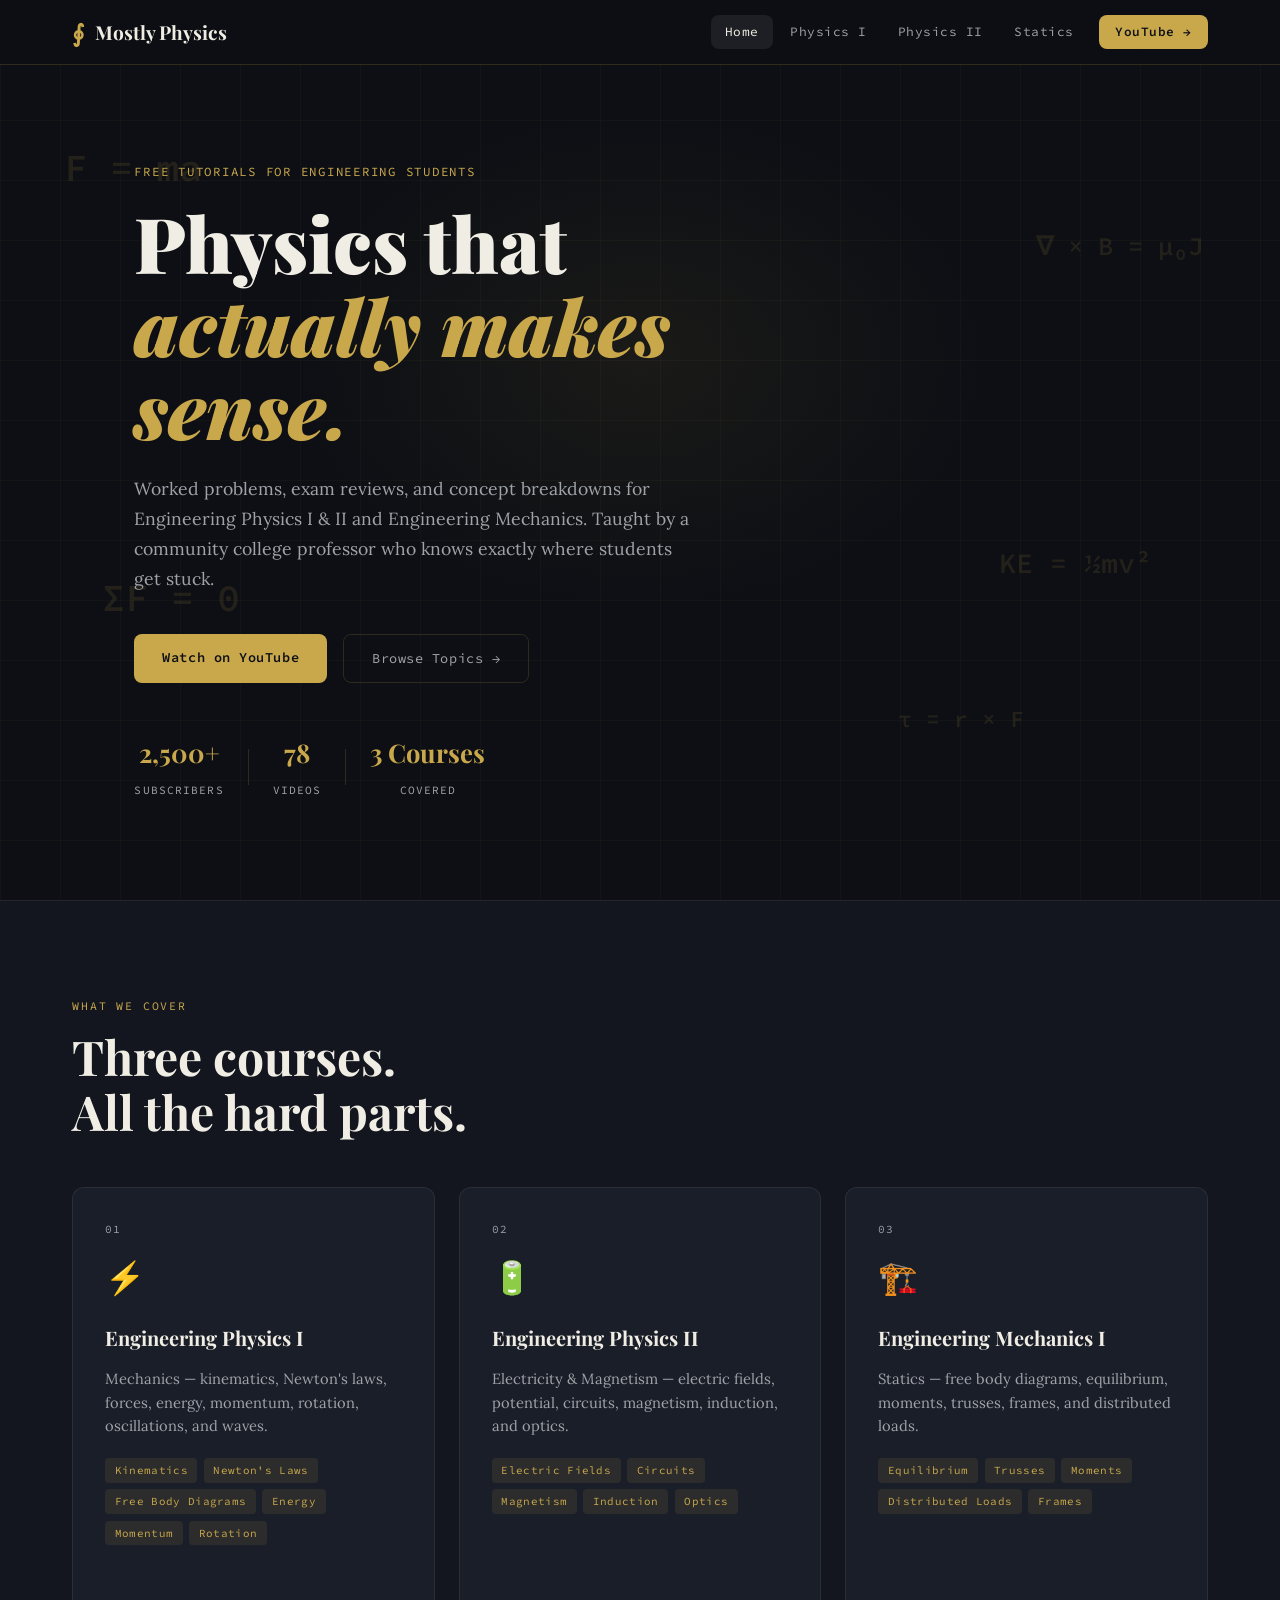
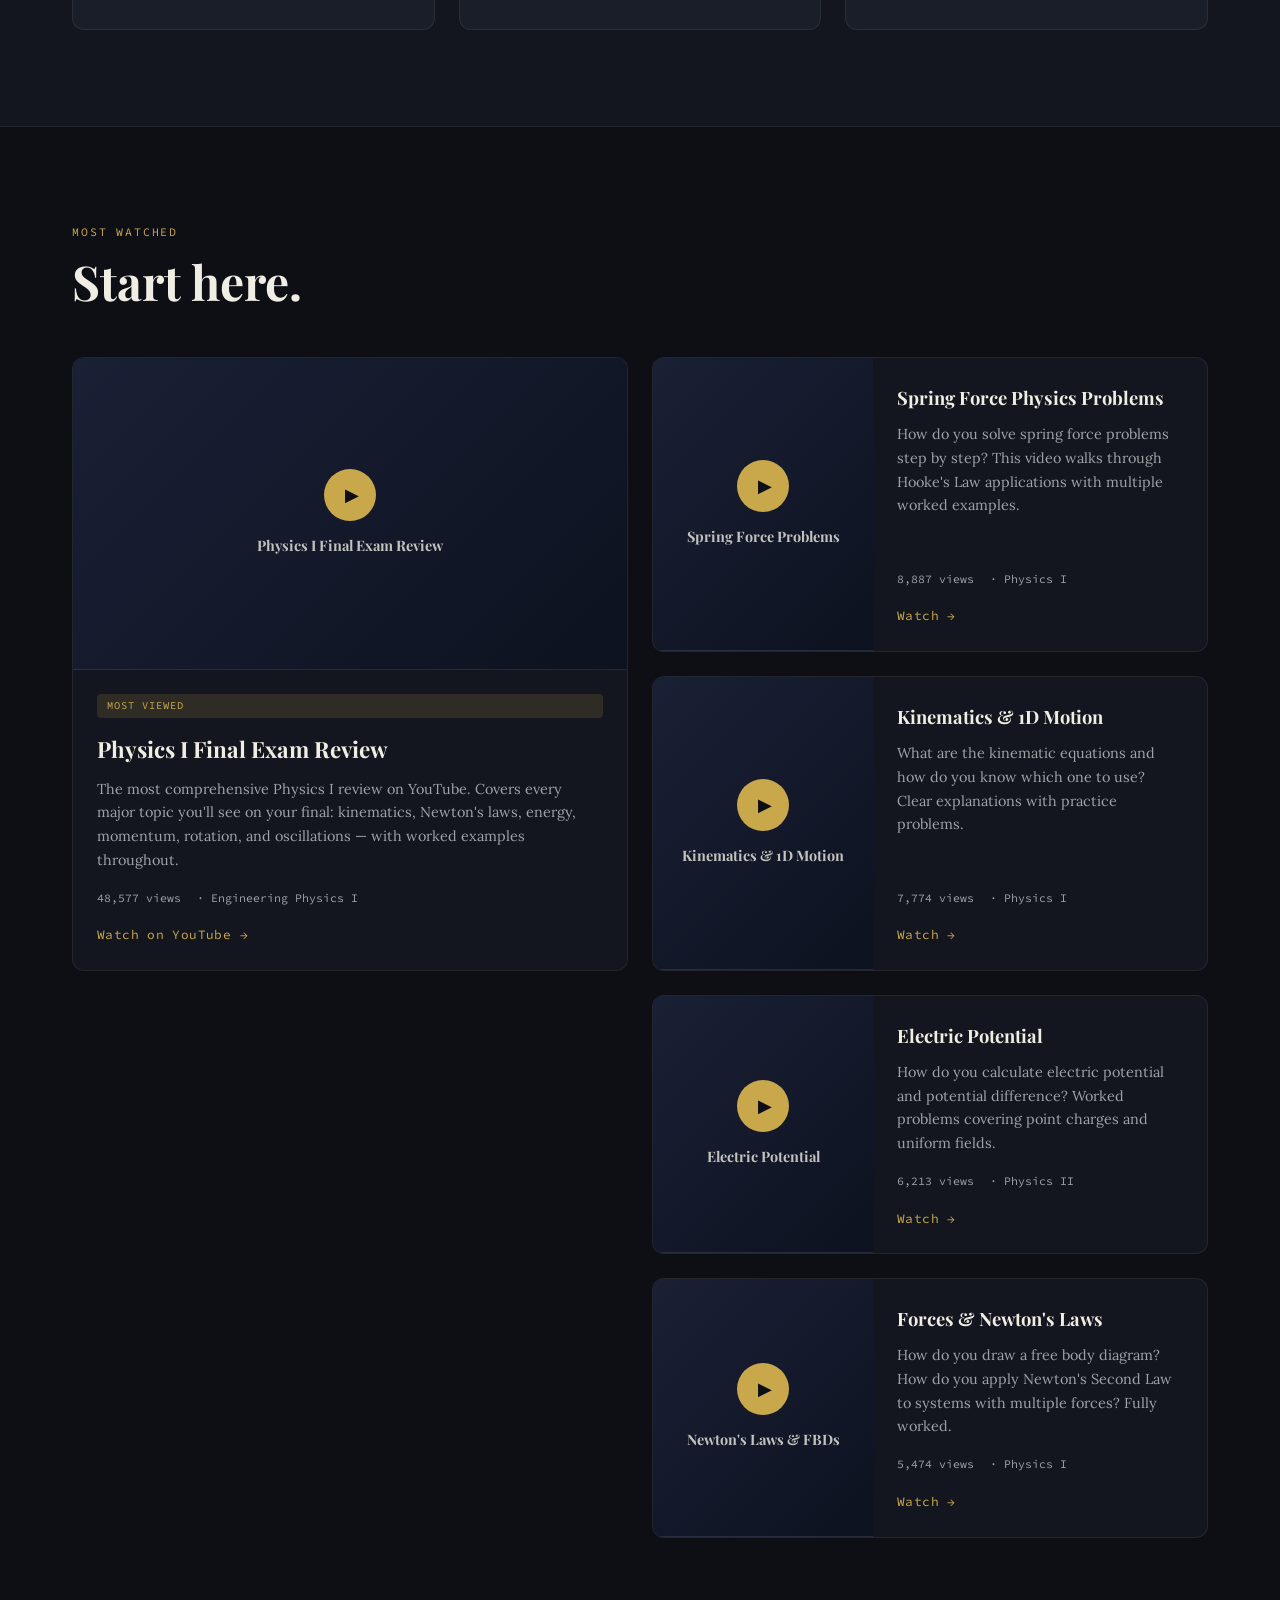
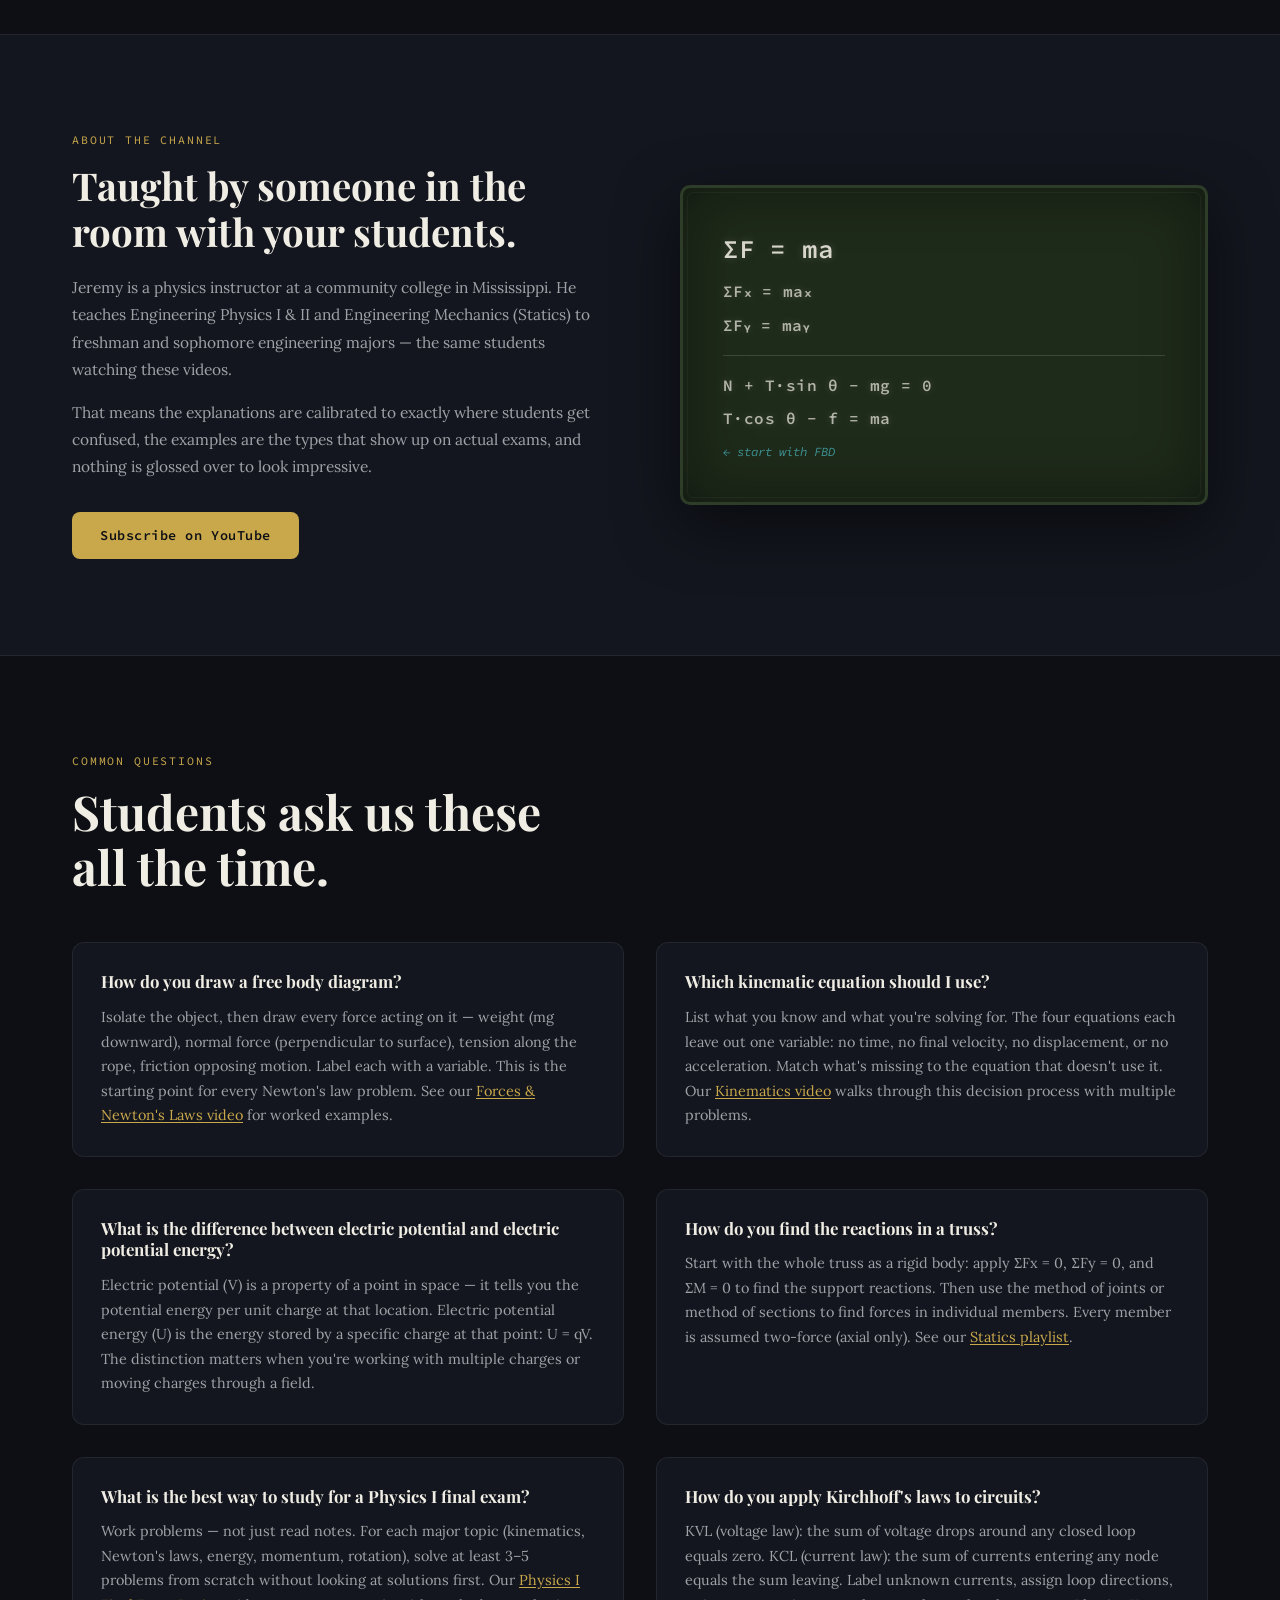
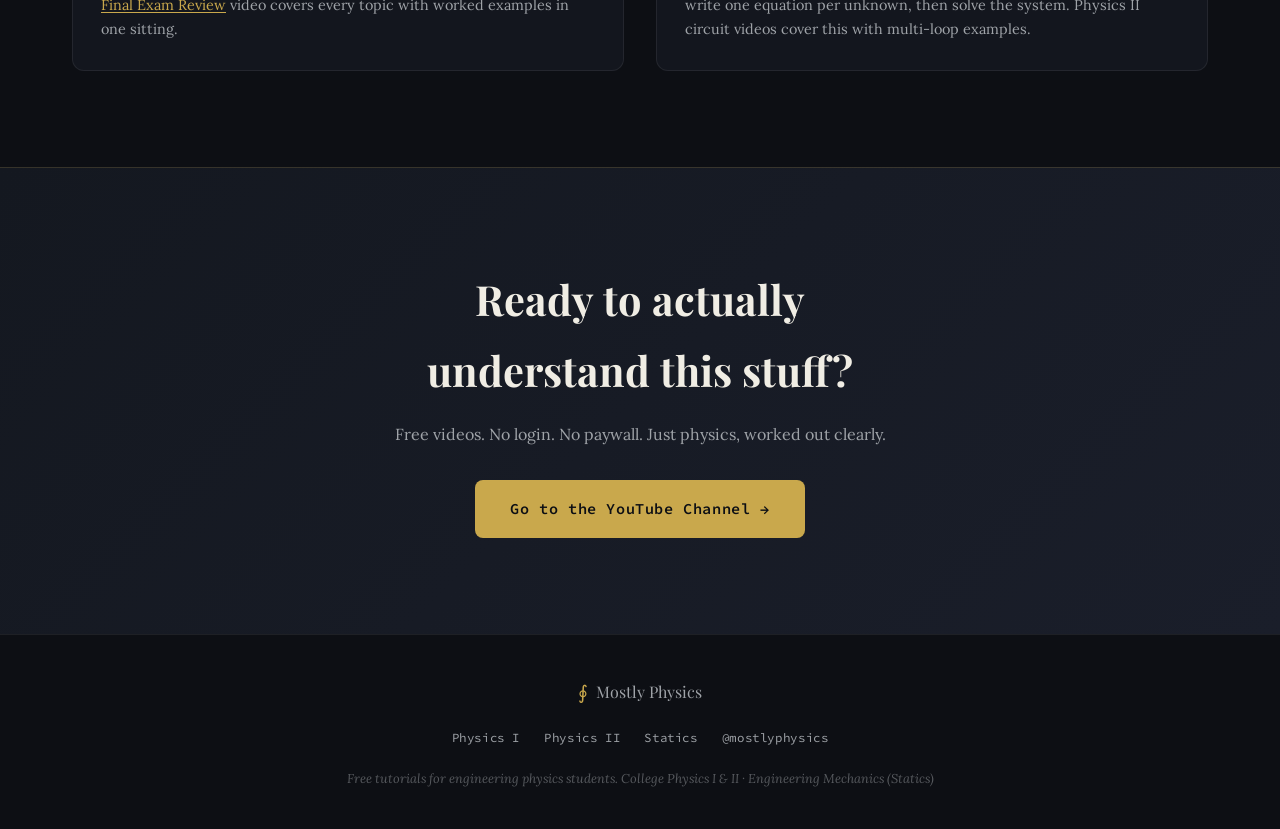
<file: index.html>
<!DOCTYPE html>
<html lang="en">
<head>
  <meta charset="UTF-8" />
  <meta name="viewport" content="width=device-width, initial-scale=1.0" />
  <title>Mostly Physics — College Physics & Engineering Tutorials</title>
  <meta name="description" content="College-level physics tutorials for Engineering Physics I & II and Engineering Mechanics (Statics). Worked problems, concept explanations, and exam prep for university engineering students." />
  <meta name="keywords" content="engineering physics, physics tutorial, Newton's laws, kinematics, statics, free body diagram, electric potential, physics exam review, college physics" />
  <link rel="preconnect" href="https://fonts.googleapis.com" />
  <link href="https://fonts.googleapis.com/css2?family=Playfair+Display:wght@400;700;900&family=Source+Code+Pro:wght@400;600&family=Lora:ital,wght@0,400;0,600;1,400&display=swap" rel="stylesheet" />
  <link rel="stylesheet" href="style.css" />
</head>
<body>

  <!-- HEADER -->
  <header>
    <nav class="nav">
      <a href="index.html" class="logo">
        <span class="logo-symbol">∮</span>
        <span class="logo-text">Mostly Physics</span>
      </a>
      <div class="nav-links">
        <a href="index.html" class="nav-link active">Home</a>
        <a href="physics1.html" class="nav-link">Physics I</a>
        <a href="physics2.html" class="nav-link">Physics II</a>
        <a href="statics.html" class="nav-link">Statics</a>
        <a href="https://www.youtube.com/channel/UCcgj89qzmieAO2hhxZ9Ziew" class="nav-cta" target="_blank">YouTube →</a>
      </div>
    </nav>
  </header>

  <!-- HERO -->
  <section class="hero">
    <div class="hero-bg">
      <div class="grid-overlay"></div>
      <div class="equation eq1">F = ma</div>
      <div class="equation eq2">∇ × B = μ₀J</div>
      <div class="equation eq3">ΣF = 0</div>
      <div class="equation eq4">KE = ½mv²</div>
      <div class="equation eq5">τ = r × F</div>
    </div>
    <div class="hero-content">
      <p class="hero-eyebrow">Free tutorials for engineering students</p>
      <h1 class="hero-title">Physics that<br /><em>actually makes sense.</em></h1>
      <p class="hero-sub">Worked problems, exam reviews, and concept breakdowns for Engineering Physics I &amp; II and Engineering Mechanics. Taught by a community college professor who knows exactly where students get stuck.</p>
      <div class="hero-actions">
        <a href="https://www.youtube.com/channel/UCcgj89qzmieAO2hhxZ9Ziew" class="btn-primary" target="_blank">Watch on YouTube</a>
        <a href="physics1.html" class="btn-ghost">Browse Topics →</a>
      </div>
      <div class="hero-stats">
        <div class="stat">
          <span class="stat-num">2,500+</span>
          <span class="stat-label">Subscribers</span>
        </div>
        <div class="stat-divider"></div>
        <div class="stat">
          <span class="stat-num">78</span>
          <span class="stat-label">Videos</span>
        </div>
        <div class="stat-divider"></div>
        <div class="stat">
          <span class="stat-num">3 Courses</span>
          <span class="stat-label">Covered</span>
        </div>
      </div>
    </div>
  </section>

  <!-- COURSES -->
  <section class="courses">
    <div class="container">
      <div class="section-label">What we cover</div>
      <h2 class="section-title">Three courses. <br/>All the hard parts.</h2>
      <div class="course-grid">

        <a href="physics1.html" class="course-card">
          <div class="course-num">01</div>
          <div class="course-icon">⚡</div>
          <h3>Engineering Physics I</h3>
          <p>Mechanics — kinematics, Newton's laws, forces, energy, momentum, rotation, oscillations, and waves.</p>
          <div class="course-topics">
            <span>Kinematics</span><span>Newton's Laws</span><span>Free Body Diagrams</span><span>Energy</span><span>Momentum</span><span>Rotation</span>
          </div>
          <div class="course-arrow">→</div>
        </a>

        <a href="physics2.html" class="course-card">
          <div class="course-num">02</div>
          <div class="course-icon">🔋</div>
          <h3>Engineering Physics II</h3>
          <p>Electricity &amp; Magnetism — electric fields, potential, circuits, magnetism, induction, and optics.</p>
          <div class="course-topics">
            <span>Electric Fields</span><span>Circuits</span><span>Magnetism</span><span>Induction</span><span>Optics</span>
          </div>
          <div class="course-arrow">→</div>
        </a>

        <a href="statics.html" class="course-card">
          <div class="course-num">03</div>
          <div class="course-icon">🏗️</div>
          <h3>Engineering Mechanics I</h3>
          <p>Statics — free body diagrams, equilibrium, moments, trusses, frames, and distributed loads.</p>
          <div class="course-topics">
            <span>Equilibrium</span><span>Trusses</span><span>Moments</span><span>Distributed Loads</span><span>Frames</span>
          </div>
          <div class="course-arrow">→</div>
        </a>

      </div>
    </div>
  </section>

  <!-- FEATURED VIDEOS -->
  <section class="featured">
    <div class="container">
      <div class="section-label">Most watched</div>
      <h2 class="section-title">Start here.</h2>
      <div class="video-grid">

        <div class="video-card featured-card">
          <div class="video-thumb">
            <a href="https://www.youtube.com/watch?v=Gwx61xiq4LQ" target="_blank" class="thumb-link">
              <div class="thumb-bg">
                <span class="thumb-play">▶</span>
                <span class="thumb-title">Physics I Final Exam Review</span>
              </div>
            </a>
          </div>
          <div class="video-info">
            <span class="video-badge">Most Viewed</span>
            <h3>Physics I Final Exam Review</h3>
            <p>The most comprehensive Physics I review on YouTube. Covers every major topic you'll see on your final: kinematics, Newton's laws, energy, momentum, rotation, and oscillations — with worked examples throughout.</p>
            <div class="video-meta">
              <span>48,577 views</span>
              <span>Engineering Physics I</span>
            </div>
            <a href="https://www.youtube.com/watch?v=Gwx61xiq4LQ" class="video-link" target="_blank">Watch on YouTube →</a>
          </div>
        </div>

        <div class="video-card">
          <div class="video-thumb small">
            <div class="thumb-bg">
              <span class="thumb-play">▶</span>
              <span class="thumb-title">Spring Force Problems</span>
            </div>
          </div>
          <div class="video-info">
            <h3>Spring Force Physics Problems</h3>
            <p>How do you solve spring force problems step by step? This video walks through Hooke's Law applications with multiple worked examples.</p>
            <div class="video-meta"><span>8,887 views</span><span>Physics I</span></div>
            <a href="https://www.youtube.com/watch?v=tMqTe1z4wSk" class="video-link" target="_blank">Watch →</a>
          </div>
        </div>

        <div class="video-card">
          <div class="video-thumb small">
            <div class="thumb-bg">
              <span class="thumb-play">▶</span>
              <span class="thumb-title">Kinematics & 1D Motion</span>
            </div>
          </div>
          <div class="video-info">
            <h3>Kinematics &amp; 1D Motion</h3>
            <p>What are the kinematic equations and how do you know which one to use? Clear explanations with practice problems.</p>
            <div class="video-meta"><span>7,774 views</span><span>Physics I</span></div>
            <a href="https://www.youtube.com/watch?v=Ey697PU2-Vo" class="video-link" target="_blank">Watch →</a>
          </div>
        </div>

        <div class="video-card">
          <div class="video-thumb small">
            <div class="thumb-bg">
              <span class="thumb-play">▶</span>
              <span class="thumb-title">Electric Potential</span>
            </div>
          </div>
          <div class="video-info">
            <h3>Electric Potential</h3>
            <p>How do you calculate electric potential and potential difference? Worked problems covering point charges and uniform fields.</p>
            <div class="video-meta"><span>6,213 views</span><span>Physics II</span></div>
            <a href="https://www.youtube.com/watch?v=RNofANV680Q" class="video-link" target="_blank">Watch →</a>
          </div>
        </div>

        <div class="video-card">
          <div class="video-thumb small">
            <div class="thumb-bg">
              <span class="thumb-play">▶</span>
              <span class="thumb-title">Newton's Laws & FBDs</span>
            </div>
          </div>
          <div class="video-info">
            <h3>Forces &amp; Newton's Laws</h3>
            <p>How do you draw a free body diagram? How do you apply Newton's Second Law to systems with multiple forces? Fully worked.</p>
            <div class="video-meta"><span>5,474 views</span><span>Physics I</span></div>
            <a href="https://www.youtube.com/watch?v=_BC-PfpyExo" class="video-link" target="_blank">Watch →</a>
          </div>
        </div>

      </div>
    </div>
  </section>

  <!-- ABOUT -->
  <section class="about">
    <div class="container about-inner">
      <div class="about-text">
        <div class="section-label">About the channel</div>
        <h2>Taught by someone in the room with your students.</h2>
        <p>Jeremy is a physics instructor at a community college in Mississippi. He teaches Engineering Physics I &amp; II and Engineering Mechanics (Statics) to freshman and sophomore engineering majors — the same students watching these videos.</p>
        <p>That means the explanations are calibrated to exactly where students get confused, the examples are the types that show up on actual exams, and nothing is glossed over to look impressive.</p>
        <a href="https://www.youtube.com/channel/UCcgj89qzmieAO2hhxZ9Ziew" class="btn-primary" target="_blank">Subscribe on YouTube</a>
      </div>
      <div class="about-formula">
        <div class="chalkboard">
          <div class="chalk-line">ΣF = ma</div>
          <div class="chalk-line small">ΣFₓ = maₓ</div>
          <div class="chalk-line small">ΣFᵧ = maᵧ</div>
          <div class="chalk-divider"></div>
          <div class="chalk-line small">N + T·sin θ − mg = 0</div>
          <div class="chalk-line small">T·cos θ − f = ma</div>
          <div class="chalk-annotation">← start with FBD</div>
        </div>
      </div>
    </div>
  </section>

  <!-- FAQ -->
  <section class="faq">
    <div class="container">
      <div class="section-label">Common questions</div>
      <h2 class="section-title">Students ask us these<br/>all the time.</h2>
      <div class="faq-grid">
        <div class="faq-item">
          <h3>How do you draw a free body diagram?</h3>
          <p>Isolate the object, then draw every force acting on it — weight (mg downward), normal force (perpendicular to surface), tension along the rope, friction opposing motion. Label each with a variable. This is the starting point for every Newton's law problem. See our <a href="physics1.html">Forces &amp; Newton's Laws video</a> for worked examples.</p>
        </div>
        <div class="faq-item">
          <h3>Which kinematic equation should I use?</h3>
          <p>List what you know and what you're solving for. The four equations each leave out one variable: no time, no final velocity, no displacement, or no acceleration. Match what's missing to the equation that doesn't use it. Our <a href="physics1.html">Kinematics video</a> walks through this decision process with multiple problems.</p>
        </div>
        <div class="faq-item">
          <h3>What is the difference between electric potential and electric potential energy?</h3>
          <p>Electric potential (V) is a property of a point in space — it tells you the potential energy per unit charge at that location. Electric potential energy (U) is the energy stored by a specific charge at that point: U = qV. The distinction matters when you're working with multiple charges or moving charges through a field.</p>
        </div>
        <div class="faq-item">
          <h3>How do you find the reactions in a truss?</h3>
          <p>Start with the whole truss as a rigid body: apply ΣFx = 0, ΣFy = 0, and ΣM = 0 to find the support reactions. Then use the method of joints or method of sections to find forces in individual members. Every member is assumed two-force (axial only). See our <a href="statics.html">Statics playlist</a>.</p>
        </div>
        <div class="faq-item">
          <h3>What is the best way to study for a Physics I final exam?</h3>
          <p>Work problems — not just read notes. For each major topic (kinematics, Newton's laws, energy, momentum, rotation), solve at least 3–5 problems from scratch without looking at solutions first. Our <a href="https://www.youtube.com/channel/UCcgj89qzmieAO2hhxZ9Ziew" target="_blank">Physics I Final Exam Review</a> video covers every topic with worked examples in one sitting.</p>
        </div>
        <div class="faq-item">
          <h3>How do you apply Kirchhoff's laws to circuits?</h3>
          <p>KVL (voltage law): the sum of voltage drops around any closed loop equals zero. KCL (current law): the sum of currents entering any node equals the sum leaving. Label unknown currents, assign loop directions, write one equation per unknown, then solve the system. Physics II circuit videos cover this with multi-loop examples.</p>
        </div>
      </div>
    </div>
  </section>

  <!-- CTA -->
  <section class="cta-section">
    <div class="container cta-inner">
      <h2>Ready to actually understand this stuff?</h2>
      <p>Free videos. No login. No paywall. Just physics, worked out clearly.</p>
      <a href="https://www.youtube.com/channel/UCcgj89qzmieAO2hhxZ9Ziew" class="btn-primary large" target="_blank">Go to the YouTube Channel →</a>
    </div>
  </section>

  <!-- FOOTER -->
  <footer>
    <div class="container footer-inner">
      <div class="footer-brand">
        <span class="logo-symbol">∮</span>
        <span>Mostly Physics</span>
      </div>
      <div class="footer-links">
        <a href="physics1.html">Physics I</a>
        <a href="physics2.html">Physics II</a>
        <a href="statics.html">Statics</a>
        <a href="https://www.youtube.com/@mostlyphysics" target="_blank">@mostlyphysics</a>
      </div>
      <p class="footer-note">Free tutorials for engineering physics students. College Physics I &amp; II · Engineering Mechanics (Statics)</p>
    </div>
  </footer>

  <script src="main.js"></script>
</body>
</html>
</file>
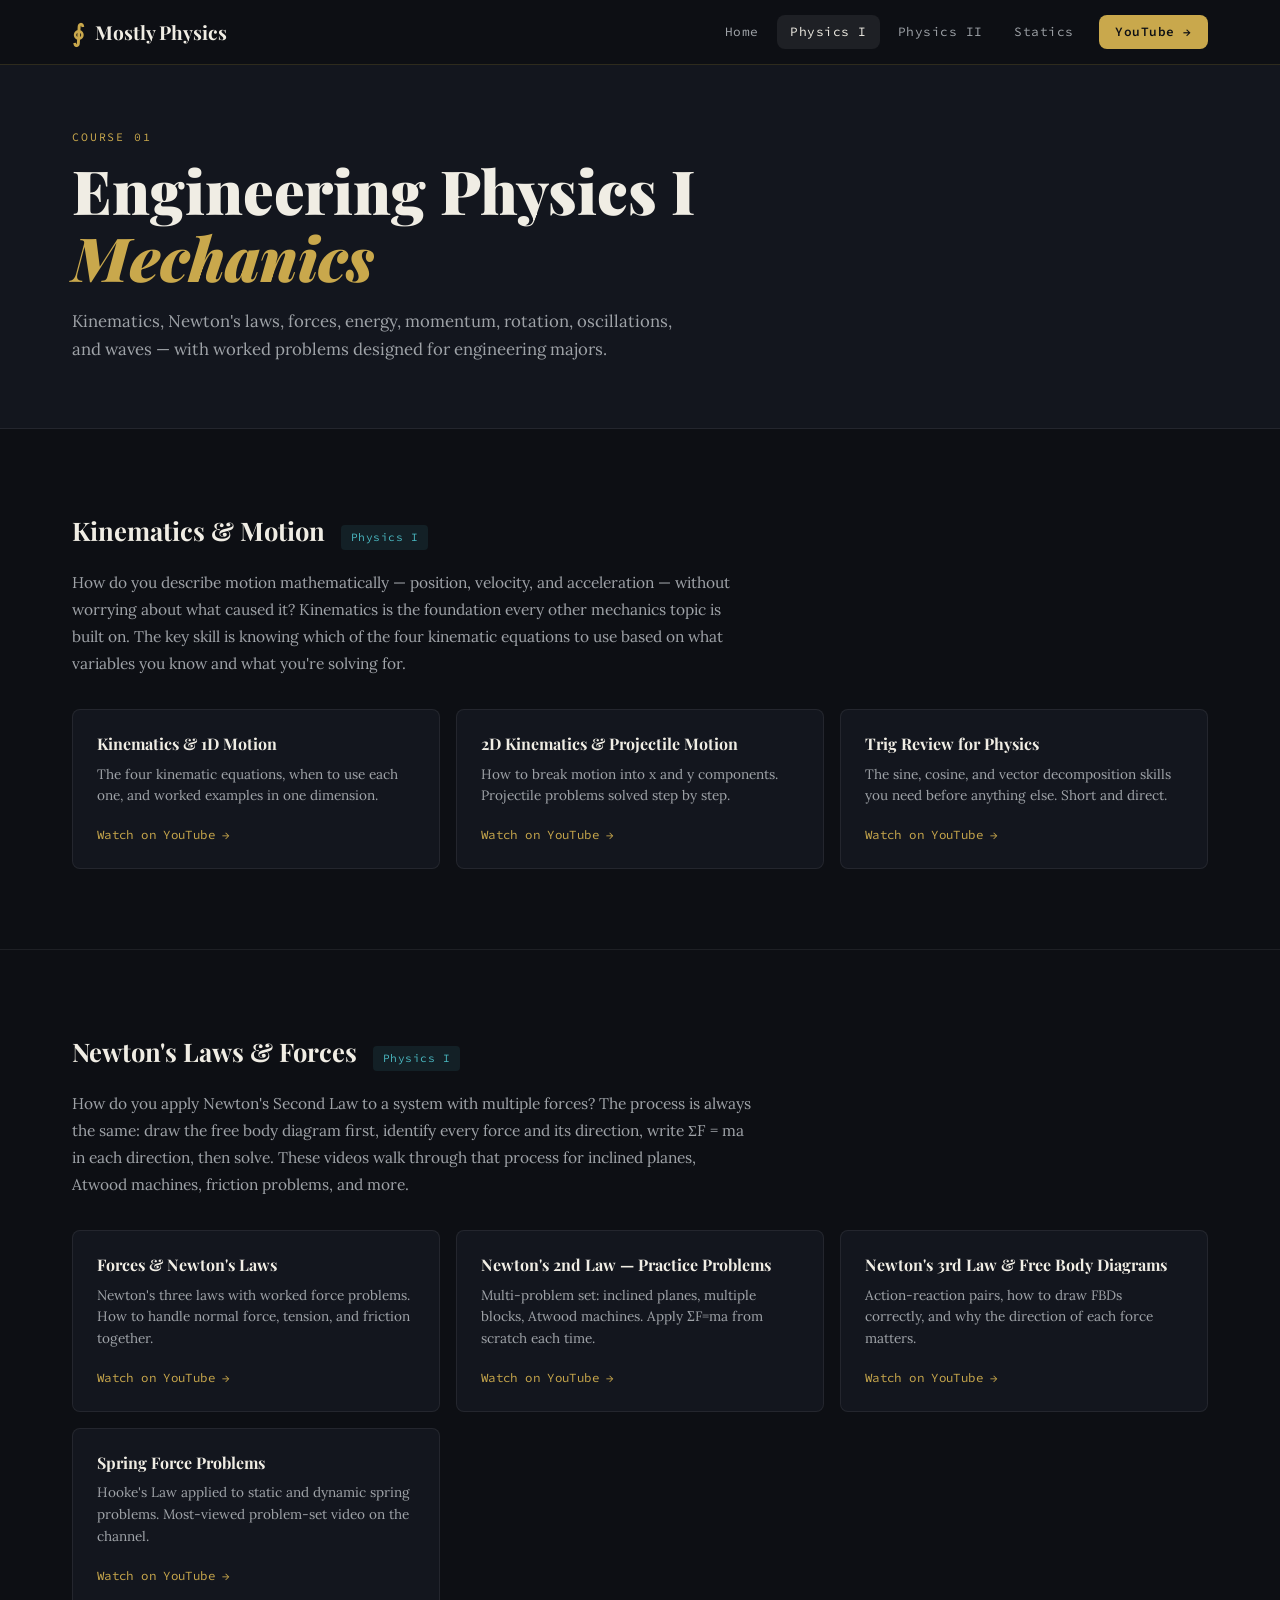
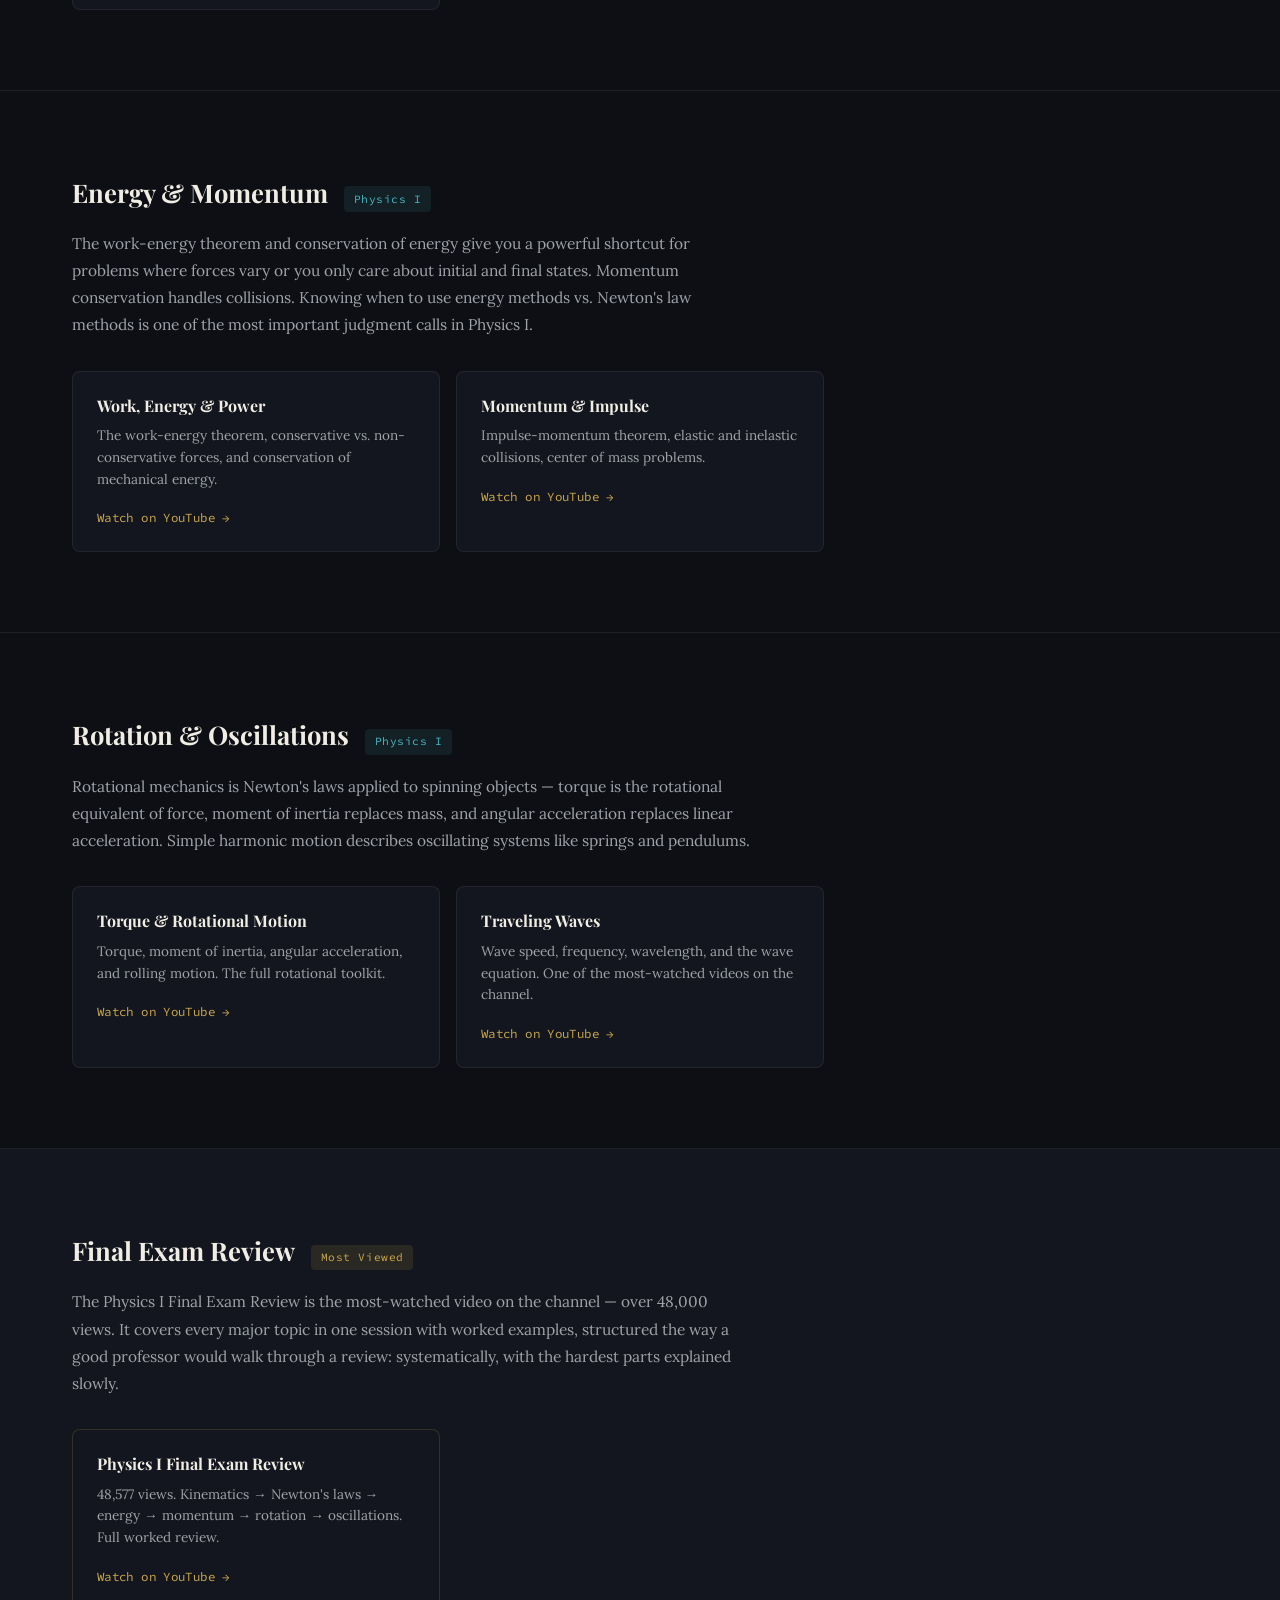
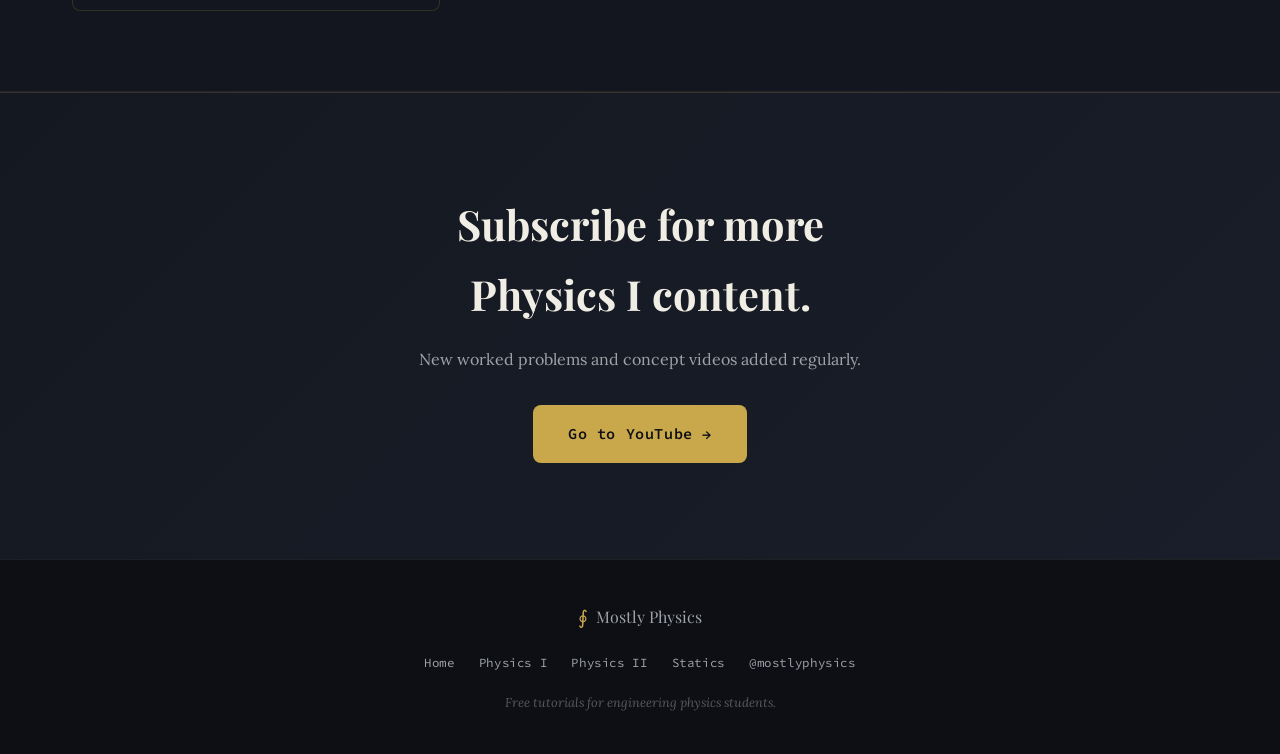
<file: physics1.html>
<!DOCTYPE html>
<html lang="en">
<head>
  <meta charset="UTF-8" />
  <meta name="viewport" content="width=device-width, initial-scale=1.0" />
  <title>Engineering Physics I — Mechanics Tutorials | Mostly Physics</title>
  <meta name="description" content="Free Engineering Physics I tutorials covering kinematics, Newton's laws, free body diagrams, energy, momentum, rotation, and oscillations. Worked problems and exam review for engineering students." />
  <meta name="keywords" content="engineering physics 1, kinematics tutorial, Newton's second law problems, free body diagram, work energy theorem, momentum conservation, rotational motion, physics exam review" />
  <link rel="preconnect" href="https://fonts.googleapis.com" />
  <link href="https://fonts.googleapis.com/css2?family=Playfair+Display:wght@400;700;900&family=Source+Code+Pro:wght@400;600&family=Lora:ital,wght@0,400;0,600;1,400&display=swap" rel="stylesheet" />
  <link rel="stylesheet" href="style.css" />
</head>
<body>

  <header>
    <nav class="nav">
      <a href="index.html" class="logo">
        <span class="logo-symbol">∮</span>
        <span class="logo-text">Mostly Physics</span>
      </a>
      <div class="nav-links">
        <a href="index.html" class="nav-link">Home</a>
        <a href="physics1.html" class="nav-link active">Physics I</a>
        <a href="physics2.html" class="nav-link">Physics II</a>
        <a href="statics.html" class="nav-link">Statics</a>
        <a href="https://www.youtube.com/channel/UCcgj89qzmieAO2hhxZ9Ziew" class="nav-cta" target="_blank">YouTube →</a>
      </div>
    </nav>
  </header>

  <section class="page-hero">
    <div class="container">
      <div class="section-label">Course 01</div>
      <h1>Engineering Physics I<br /><em style="color:var(--gold)">Mechanics</em></h1>
      <p>Kinematics, Newton's laws, forces, energy, momentum, rotation, oscillations, and waves — with worked problems designed for engineering majors.</p>
    </div>
  </section>

  <!-- KINEMATICS -->
  <section class="topic-section">
    <div class="container">
      <div class="topic-header">
        <h2>Kinematics &amp; Motion</h2>
        <span class="topic-tag">Physics I</span>
      </div>
      <p class="topic-intro">How do you describe motion mathematically — position, velocity, and acceleration — without worrying about what caused it? Kinematics is the foundation every other mechanics topic is built on. The key skill is knowing which of the four kinematic equations to use based on what variables you know and what you're solving for.</p>
      <div class="resource-grid">
        <div class="resource-card">
          <h3>Kinematics &amp; 1D Motion</h3>
          <p>The four kinematic equations, when to use each one, and worked examples in one dimension.</p>
          <a href="https://www.youtube.com/watch?v=Ey697PU2-Vo" class="video-link" target="_blank">Watch on YouTube →</a>
        </div>
        <div class="resource-card">
          <h3>2D Kinematics &amp; Projectile Motion</h3>
          <p>How to break motion into x and y components. Projectile problems solved step by step.</p>
          <a href="https://www.youtube.com/watch?v=eXq9tCiLTDg" class="video-link" target="_blank">Watch on YouTube →</a>
        </div>
        <div class="resource-card">
          <h3>Trig Review for Physics</h3>
          <p>The sine, cosine, and vector decomposition skills you need before anything else. Short and direct.</p>
          <a href="https://www.youtube.com/watch?v=VsqALv3jP9M" class="video-link" target="_blank">Watch on YouTube →</a>
        </div>
      </div>
    </div>
  </section>

  <!-- NEWTON'S LAWS -->
  <section class="topic-section">
    <div class="container">
      <div class="topic-header">
        <h2>Newton's Laws &amp; Forces</h2>
        <span class="topic-tag">Physics I</span>
      </div>
      <p class="topic-intro">How do you apply Newton's Second Law to a system with multiple forces? The process is always the same: draw the free body diagram first, identify every force and its direction, write ΣF = ma in each direction, then solve. These videos walk through that process for inclined planes, Atwood machines, friction problems, and more.</p>
      <div class="resource-grid">
        <div class="resource-card">
          <h3>Forces &amp; Newton's Laws</h3>
          <p>Newton's three laws with worked force problems. How to handle normal force, tension, and friction together.</p>
          <a href="https://www.youtube.com/watch?v=_BC-PfpyExo" class="video-link" target="_blank">Watch on YouTube →</a>
        </div>
        <div class="resource-card">
          <h3>Newton's 2nd Law — Practice Problems</h3>
          <p>Multi-problem set: inclined planes, multiple blocks, Atwood machines. Apply ΣF=ma from scratch each time.</p>
          <a href="https://www.youtube.com/watch?v=wse55XCPuPU" class="video-link" target="_blank">Watch on YouTube →</a>
        </div>
        <div class="resource-card">
          <h3>Newton's 3rd Law &amp; Free Body Diagrams</h3>
          <p>Action-reaction pairs, how to draw FBDs correctly, and why the direction of each force matters.</p>
          <a href="https://www.youtube.com/watch?v=L2yM1q-xPKo" class="video-link" target="_blank">Watch on YouTube →</a>
        </div>
        <div class="resource-card">
          <h3>Spring Force Problems</h3>
          <p>Hooke's Law applied to static and dynamic spring problems. Most-viewed problem-set video on the channel.</p>
          <a href="https://www.youtube.com/watch?v=tMqTe1z4wSk" class="video-link" target="_blank">Watch on YouTube →</a>
        </div>
      </div>
    </div>
  </section>

  <!-- ENERGY & MOMENTUM -->
  <section class="topic-section">
    <div class="container">
      <div class="topic-header">
        <h2>Energy &amp; Momentum</h2>
        <span class="topic-tag">Physics I</span>
      </div>
      <p class="topic-intro">The work-energy theorem and conservation of energy give you a powerful shortcut for problems where forces vary or you only care about initial and final states. Momentum conservation handles collisions. Knowing when to use energy methods vs. Newton's law methods is one of the most important judgment calls in Physics I.</p>
      <div class="resource-grid">
        <div class="resource-card">
          <h3>Work, Energy &amp; Power</h3>
          <p>The work-energy theorem, conservative vs. non-conservative forces, and conservation of mechanical energy.</p>
          <a href="https://www.youtube.com/watch?v=O8SgEaoxekk" class="video-link" target="_blank">Watch on YouTube →</a>
        </div>
        <div class="resource-card">
          <h3>Momentum &amp; Impulse</h3>
          <p>Impulse-momentum theorem, elastic and inelastic collisions, center of mass problems.</p>
          <a href="https://www.youtube.com/watch?v=kL7uyaMDWrA" class="video-link" target="_blank">Watch on YouTube →</a>
        </div>
      </div>
    </div>
  </section>

  <!-- ROTATION -->
  <section class="topic-section">
    <div class="container">
      <div class="topic-header">
        <h2>Rotation &amp; Oscillations</h2>
        <span class="topic-tag">Physics I</span>
      </div>
      <p class="topic-intro">Rotational mechanics is Newton's laws applied to spinning objects — torque is the rotational equivalent of force, moment of inertia replaces mass, and angular acceleration replaces linear acceleration. Simple harmonic motion describes oscillating systems like springs and pendulums.</p>
      <div class="resource-grid">
        <div class="resource-card">
          <h3>Torque &amp; Rotational Motion</h3>
          <p>Torque, moment of inertia, angular acceleration, and rolling motion. The full rotational toolkit.</p>
          <a href="https://www.youtube.com/watch?v=RPEEpVBUTlM" class="video-link" target="_blank">Watch on YouTube →</a>
        </div>
        <div class="resource-card">
          <h3>Traveling Waves</h3>
          <p>Wave speed, frequency, wavelength, and the wave equation. One of the most-watched videos on the channel.</p>
          <a href="https://www.youtube.com/watch?v=BCeRYh3dl5w" class="video-link" target="_blank">Watch on YouTube →</a>
        </div>
      </div>
    </div>
  </section>

  <!-- EXAM REVIEW -->
  <section class="topic-section" style="background: var(--bg2);">
    <div class="container">
      <div class="topic-header">
        <h2>Final Exam Review</h2>
        <span class="topic-tag" style="background:rgba(201,168,76,0.12);color:var(--gold)">Most Viewed</span>
      </div>
      <p class="topic-intro">The Physics I Final Exam Review is the most-watched video on the channel — over 48,000 views. It covers every major topic in one session with worked examples, structured the way a good professor would walk through a review: systematically, with the hardest parts explained slowly.</p>
      <div class="resource-grid">
        <div class="resource-card" style="border-color:var(--border)">
          <h3>Physics I Final Exam Review</h3>
          <p>48,577 views. Kinematics → Newton's laws → energy → momentum → rotation → oscillations. Full worked review.</p>
          <a href="https://www.youtube.com/watch?v=Gwx61xiq4LQ" class="video-link" target="_blank">Watch on YouTube →</a>
        </div>
      </div>
    </div>
  </section>

  <section class="cta-section">
    <div class="container cta-inner">
      <h2>Subscribe for more Physics I content.</h2>
      <p>New worked problems and concept videos added regularly.</p>
      <a href="https://www.youtube.com/watch?v=EF9vO-W0nm8&list=PLObJhVYW5fhDj_t2OEzdaizAkYq55uPlz" class="btn-primary large" target="_blank">Go to YouTube →</a>
    </div>
  </section>

  <footer>
    <div class="container footer-inner">
      <div class="footer-brand">
        <span class="logo-symbol">∮</span>
        <span>Mostly Physics</span>
      </div>
      <div class="footer-links">
        <a href="index.html">Home</a>
        <a href="physics1.html">Physics I</a>
        <a href="physics2.html">Physics II</a>
        <a href="statics.html">Statics</a>
        <a href="https://www.youtube.com/@mostlyphysics" target="_blank">@mostlyphysics</a>
      </div>
      <p class="footer-note">Free tutorials for engineering physics students.</p>
    </div>
  </footer>

</body>
</html>
</file>
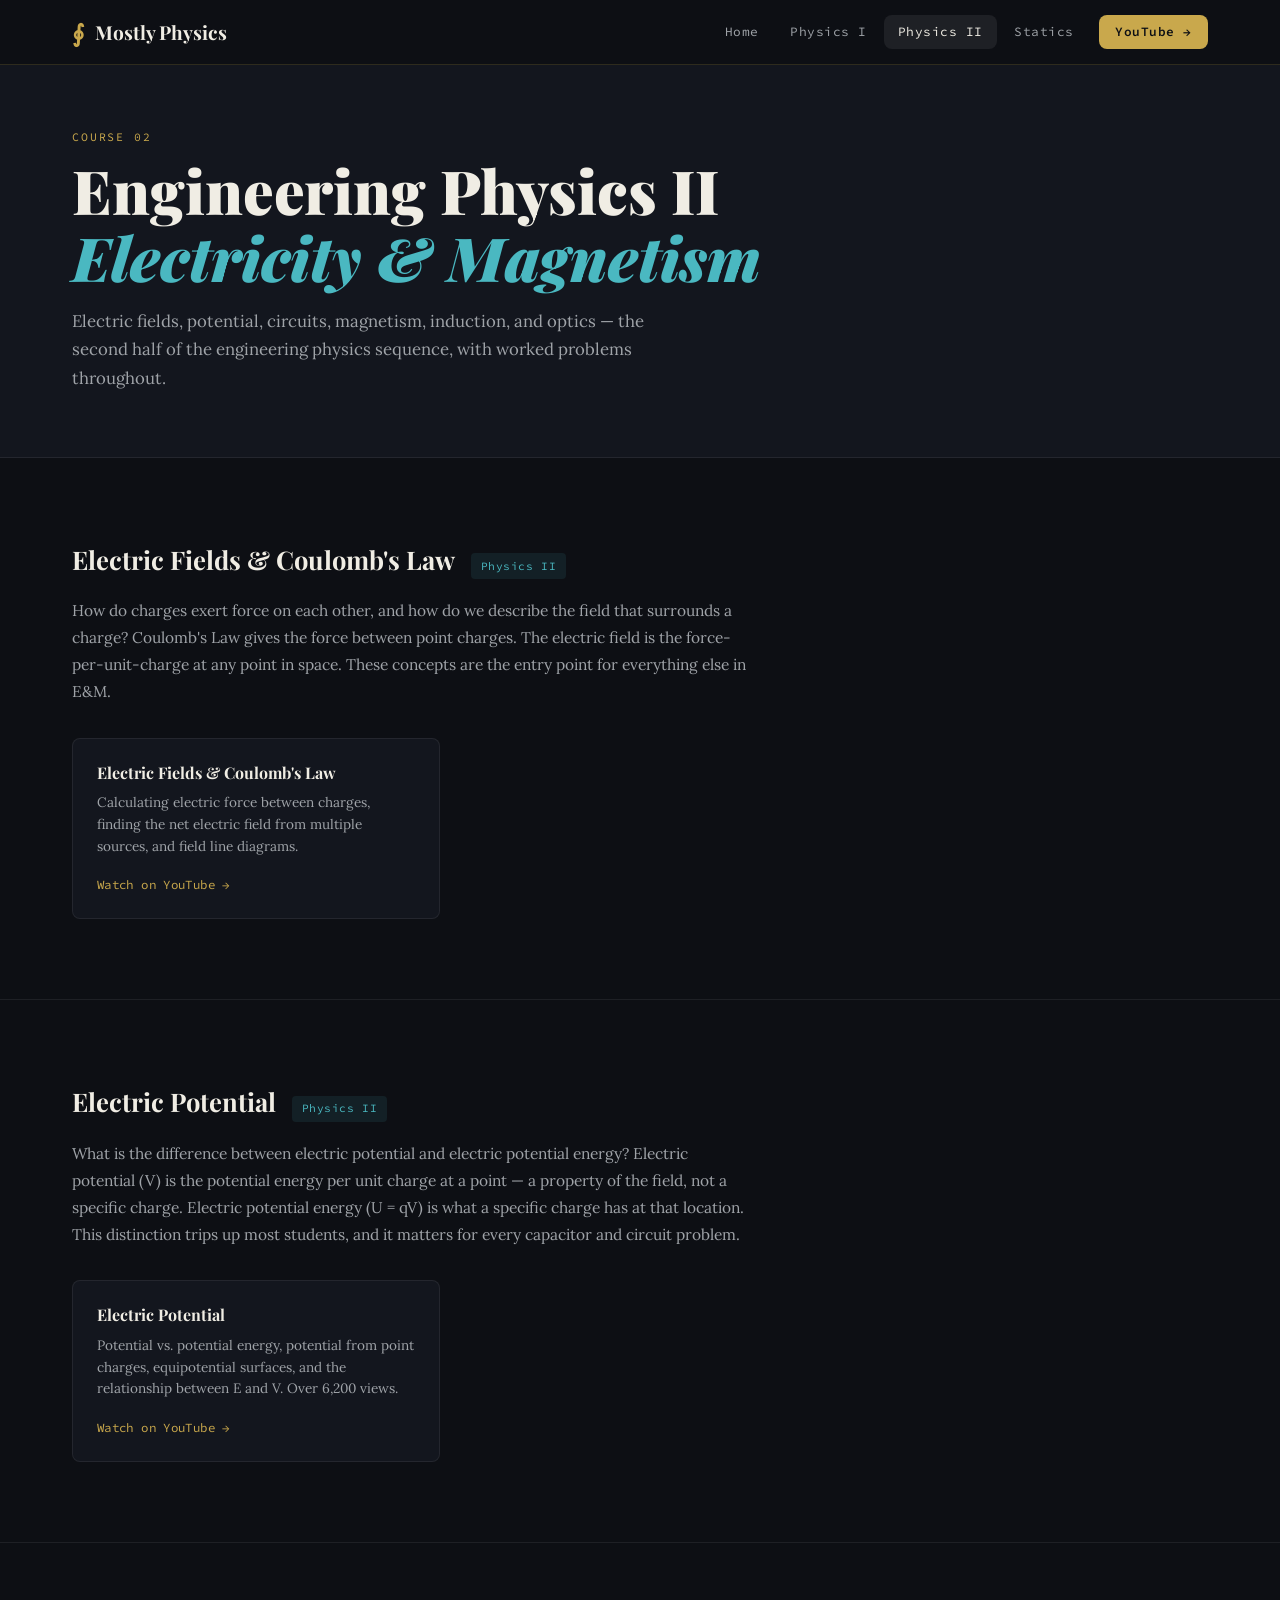
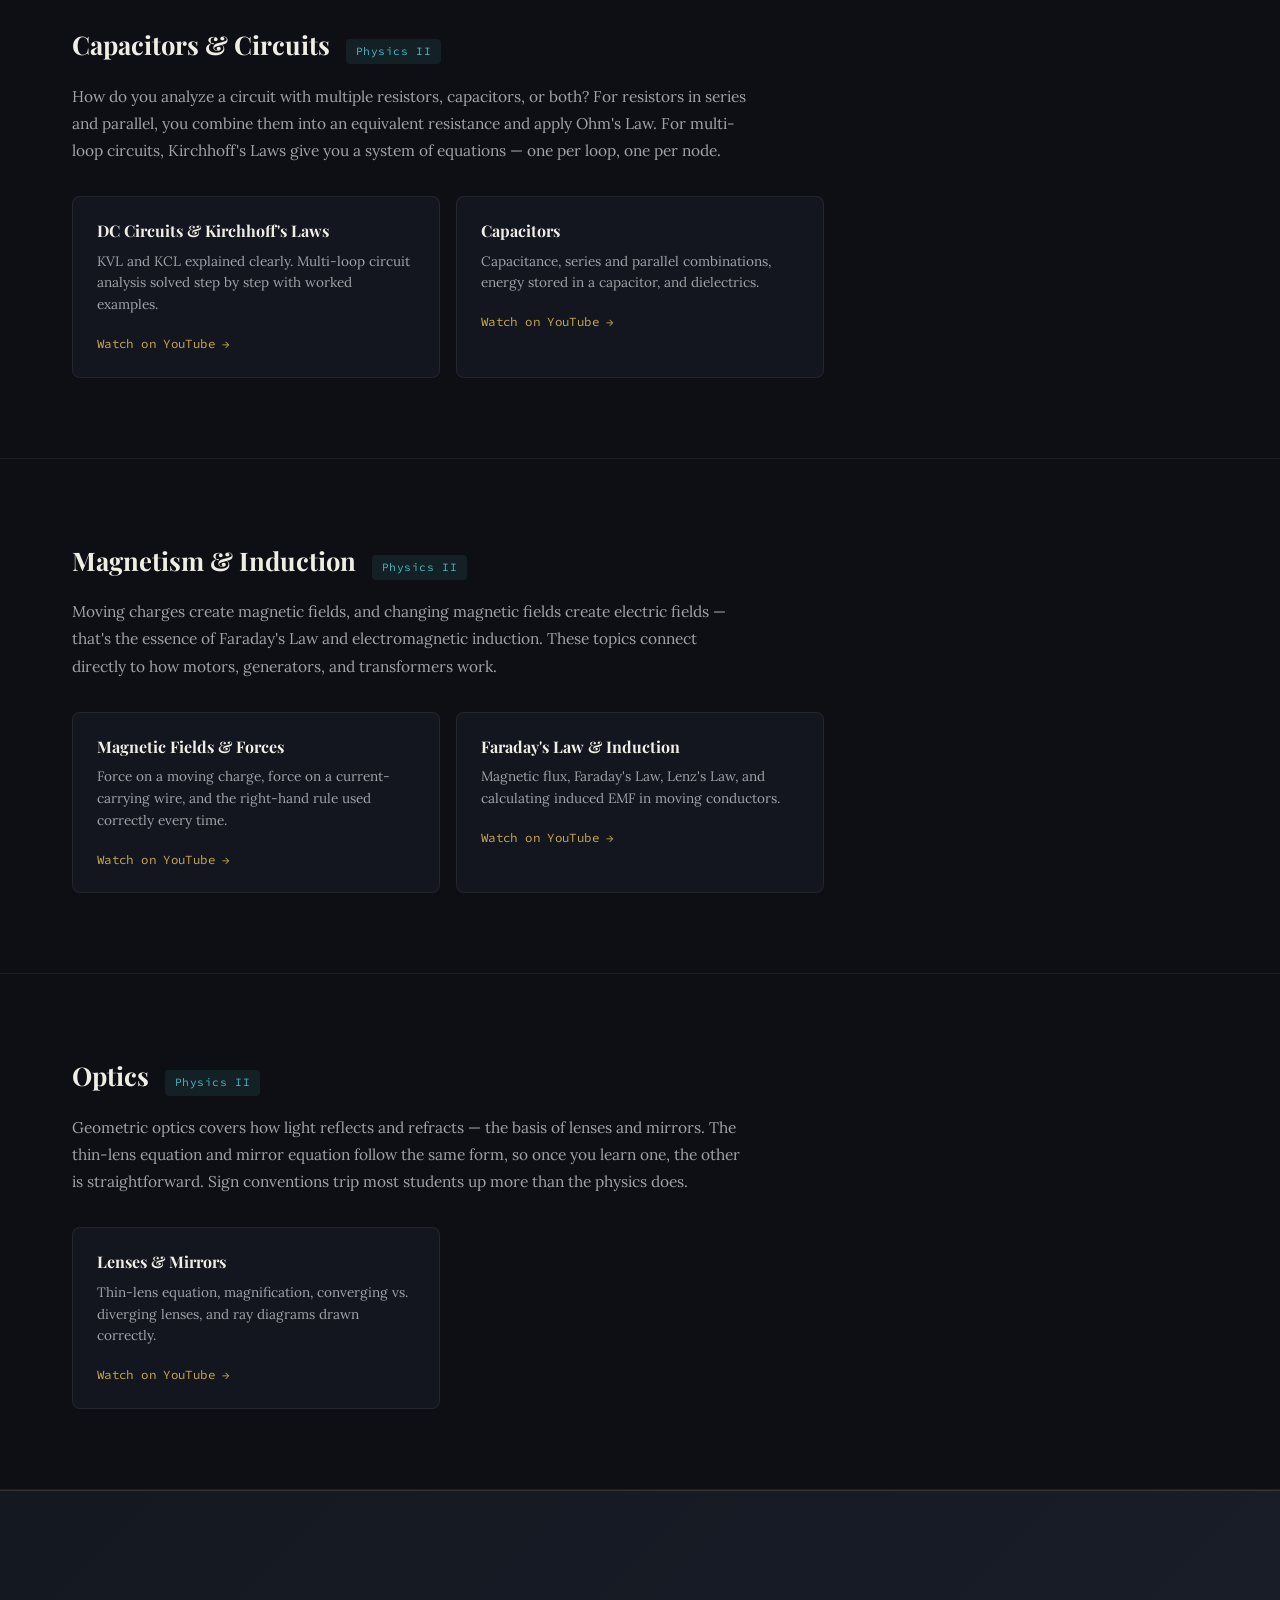
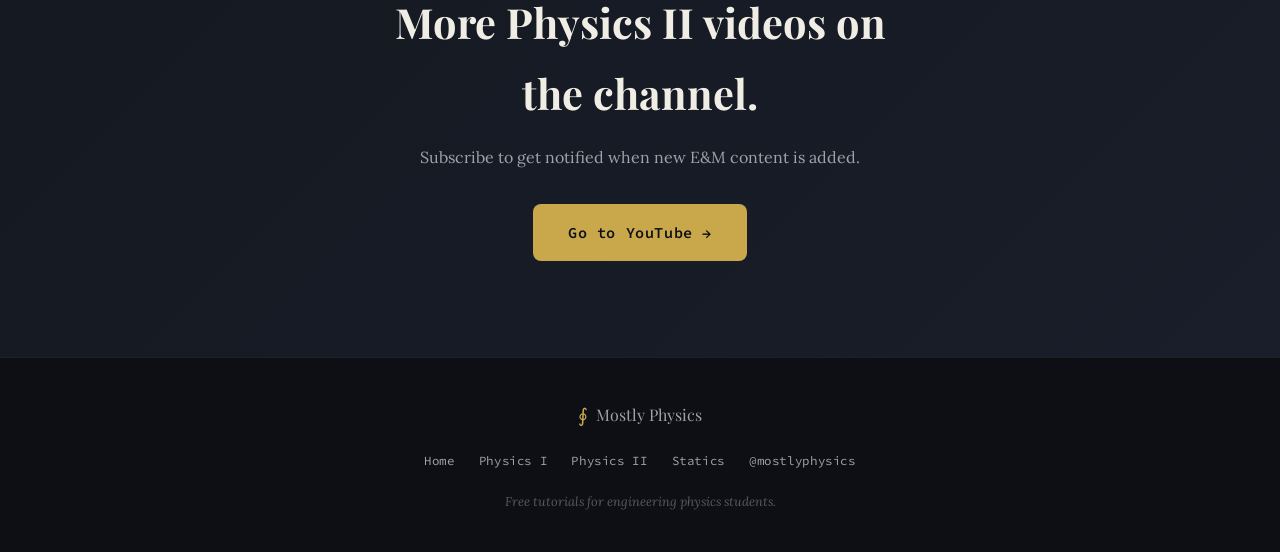
<file: physics2.html>
<!DOCTYPE html>
<html lang="en">
<head>
  <meta charset="UTF-8" />
  <meta name="viewport" content="width=device-width, initial-scale=1.0" />
  <title>Engineering Physics II — Electricity & Magnetism Tutorials | Mostly Physics</title>
  <meta name="description" content="Free Engineering Physics II tutorials covering electric fields, electric potential, circuits, Kirchhoff's laws, magnetism, induction, and optics. Worked problems for engineering students." />
  <meta name="keywords" content="engineering physics 2, electric field, electric potential, Kirchhoff's laws, capacitor, magnetic field, Faraday's law, optics, physics 2 exam review" />
  <link rel="preconnect" href="https://fonts.googleapis.com" />
  <link href="https://fonts.googleapis.com/css2?family=Playfair+Display:wght@400;700;900&family=Source+Code+Pro:wght@400;600&family=Lora:ital,wght@0,400;0,600;1,400&display=swap" rel="stylesheet" />
  <link rel="stylesheet" href="style.css" />
</head>
<body>

  <header>
    <nav class="nav">
      <a href="index.html" class="logo">
        <span class="logo-symbol">∮</span>
        <span class="logo-text">Mostly Physics</span>
      </a>
      <div class="nav-links">
        <a href="index.html" class="nav-link">Home</a>
        <a href="physics1.html" class="nav-link">Physics I</a>
        <a href="physics2.html" class="nav-link active">Physics II</a>
        <a href="statics.html" class="nav-link">Statics</a>
        <a href="https://www.youtube.com/channel/UCcgj89qzmieAO2hhxZ9Ziew" class="nav-cta" target="_blank">YouTube →</a>
      </div>
    </nav>
  </header>

  <section class="page-hero">
    <div class="container">
      <div class="section-label">Course 02</div>
      <h1>Engineering Physics II<br /><em style="color:var(--teal)">Electricity &amp; Magnetism</em></h1>
      <p>Electric fields, potential, circuits, magnetism, induction, and optics — the second half of the engineering physics sequence, with worked problems throughout.</p>
    </div>
  </section>

  <section class="topic-section">
    <div class="container">
      <div class="topic-header">
        <h2>Electric Fields &amp; Coulomb's Law</h2>
        <span class="topic-tag">Physics II</span>
      </div>
      <p class="topic-intro">How do charges exert force on each other, and how do we describe the field that surrounds a charge? Coulomb's Law gives the force between point charges. The electric field is the force-per-unit-charge at any point in space. These concepts are the entry point for everything else in E&amp;M.</p>
      <div class="resource-grid">
        <div class="resource-card">
          <h3>Electric Fields &amp; Coulomb's Law</h3>
          <p>Calculating electric force between charges, finding the net electric field from multiple sources, and field line diagrams.</p>
          <a href="https://www.youtube.com/channel/UCcgj89qzmieAO2hhxZ9Ziew" class="video-link" target="_blank">Watch on YouTube →</a>
        </div>
      </div>
    </div>
  </section>

  <section class="topic-section">
    <div class="container">
      <div class="topic-header">
        <h2>Electric Potential</h2>
        <span class="topic-tag">Physics II</span>
      </div>
      <p class="topic-intro">What is the difference between electric potential and electric potential energy? Electric potential (V) is the potential energy per unit charge at a point — a property of the field, not a specific charge. Electric potential energy (U = qV) is what a specific charge has at that location. This distinction trips up most students, and it matters for every capacitor and circuit problem.</p>
      <div class="resource-grid">
        <div class="resource-card">
          <h3>Electric Potential</h3>
          <p>Potential vs. potential energy, potential from point charges, equipotential surfaces, and the relationship between E and V. Over 6,200 views.</p>
          <a href="https://www.youtube.com/channel/UCcgj89qzmieAO2hhxZ9Ziew" class="video-link" target="_blank">Watch on YouTube →</a>
        </div>
      </div>
    </div>
  </section>

  <section class="topic-section">
    <div class="container">
      <div class="topic-header">
        <h2>Capacitors &amp; Circuits</h2>
        <span class="topic-tag">Physics II</span>
      </div>
      <p class="topic-intro">How do you analyze a circuit with multiple resistors, capacitors, or both? For resistors in series and parallel, you combine them into an equivalent resistance and apply Ohm's Law. For multi-loop circuits, Kirchhoff's Laws give you a system of equations — one per loop, one per node.</p>
      <div class="resource-grid">
        <div class="resource-card">
          <h3>DC Circuits &amp; Kirchhoff's Laws</h3>
          <p>KVL and KCL explained clearly. Multi-loop circuit analysis solved step by step with worked examples.</p>
          <a href="https://www.youtube.com/channel/UCcgj89qzmieAO2hhxZ9Ziew" class="video-link" target="_blank">Watch on YouTube →</a>
        </div>
        <div class="resource-card">
          <h3>Capacitors</h3>
          <p>Capacitance, series and parallel combinations, energy stored in a capacitor, and dielectrics.</p>
          <a href="https://www.youtube.com/channel/UCcgj89qzmieAO2hhxZ9Ziew" class="video-link" target="_blank">Watch on YouTube →</a>
        </div>
      </div>
    </div>
  </section>

  <section class="topic-section">
    <div class="container">
      <div class="topic-header">
        <h2>Magnetism &amp; Induction</h2>
        <span class="topic-tag">Physics II</span>
      </div>
      <p class="topic-intro">Moving charges create magnetic fields, and changing magnetic fields create electric fields — that's the essence of Faraday's Law and electromagnetic induction. These topics connect directly to how motors, generators, and transformers work.</p>
      <div class="resource-grid">
        <div class="resource-card">
          <h3>Magnetic Fields &amp; Forces</h3>
          <p>Force on a moving charge, force on a current-carrying wire, and the right-hand rule used correctly every time.</p>
          <a href="https://www.youtube.com/channel/UCcgj89qzmieAO2hhxZ9Ziew" class="video-link" target="_blank">Watch on YouTube →</a>
        </div>
        <div class="resource-card">
          <h3>Faraday's Law &amp; Induction</h3>
          <p>Magnetic flux, Faraday's Law, Lenz's Law, and calculating induced EMF in moving conductors.</p>
          <a href="https://www.youtube.com/channel/UCcgj89qzmieAO2hhxZ9Ziew" class="video-link" target="_blank">Watch on YouTube →</a>
        </div>
      </div>
    </div>
  </section>

  <section class="topic-section">
    <div class="container">
      <div class="topic-header">
        <h2>Optics</h2>
        <span class="topic-tag">Physics II</span>
      </div>
      <p class="topic-intro">Geometric optics covers how light reflects and refracts — the basis of lenses and mirrors. The thin-lens equation and mirror equation follow the same form, so once you learn one, the other is straightforward. Sign conventions trip most students up more than the physics does.</p>
      <div class="resource-grid">
        <div class="resource-card">
          <h3>Lenses &amp; Mirrors</h3>
          <p>Thin-lens equation, magnification, converging vs. diverging lenses, and ray diagrams drawn correctly.</p>
          <a href="https://www.youtube.com/channel/UCcgj89qzmieAO2hhxZ9Ziew" class="video-link" target="_blank">Watch on YouTube →</a>
        </div>
      </div>
    </div>
  </section>

  <section class="cta-section">
    <div class="container cta-inner">
      <h2>More Physics II videos on the channel.</h2>
      <p>Subscribe to get notified when new E&amp;M content is added.</p>
      <a href="https://www.youtube.com/channel/UCcgj89qzmieAO2hhxZ9Ziew" class="btn-primary large" target="_blank">Go to YouTube →</a>
    </div>
  </section>

  <footer>
    <div class="container footer-inner">
      <div class="footer-brand">
        <span class="logo-symbol">∮</span>
        <span>Mostly Physics</span>
      </div>
      <div class="footer-links">
        <a href="index.html">Home</a>
        <a href="physics1.html">Physics I</a>
        <a href="physics2.html">Physics II</a>
        <a href="statics.html">Statics</a>
        <a href="https://www.youtube.com/@mostlyphysics" target="_blank">@mostlyphysics</a>
      </div>
      <p class="footer-note">Free tutorials for engineering physics students.</p>
    </div>
  </footer>

</body>
</html>
</file>
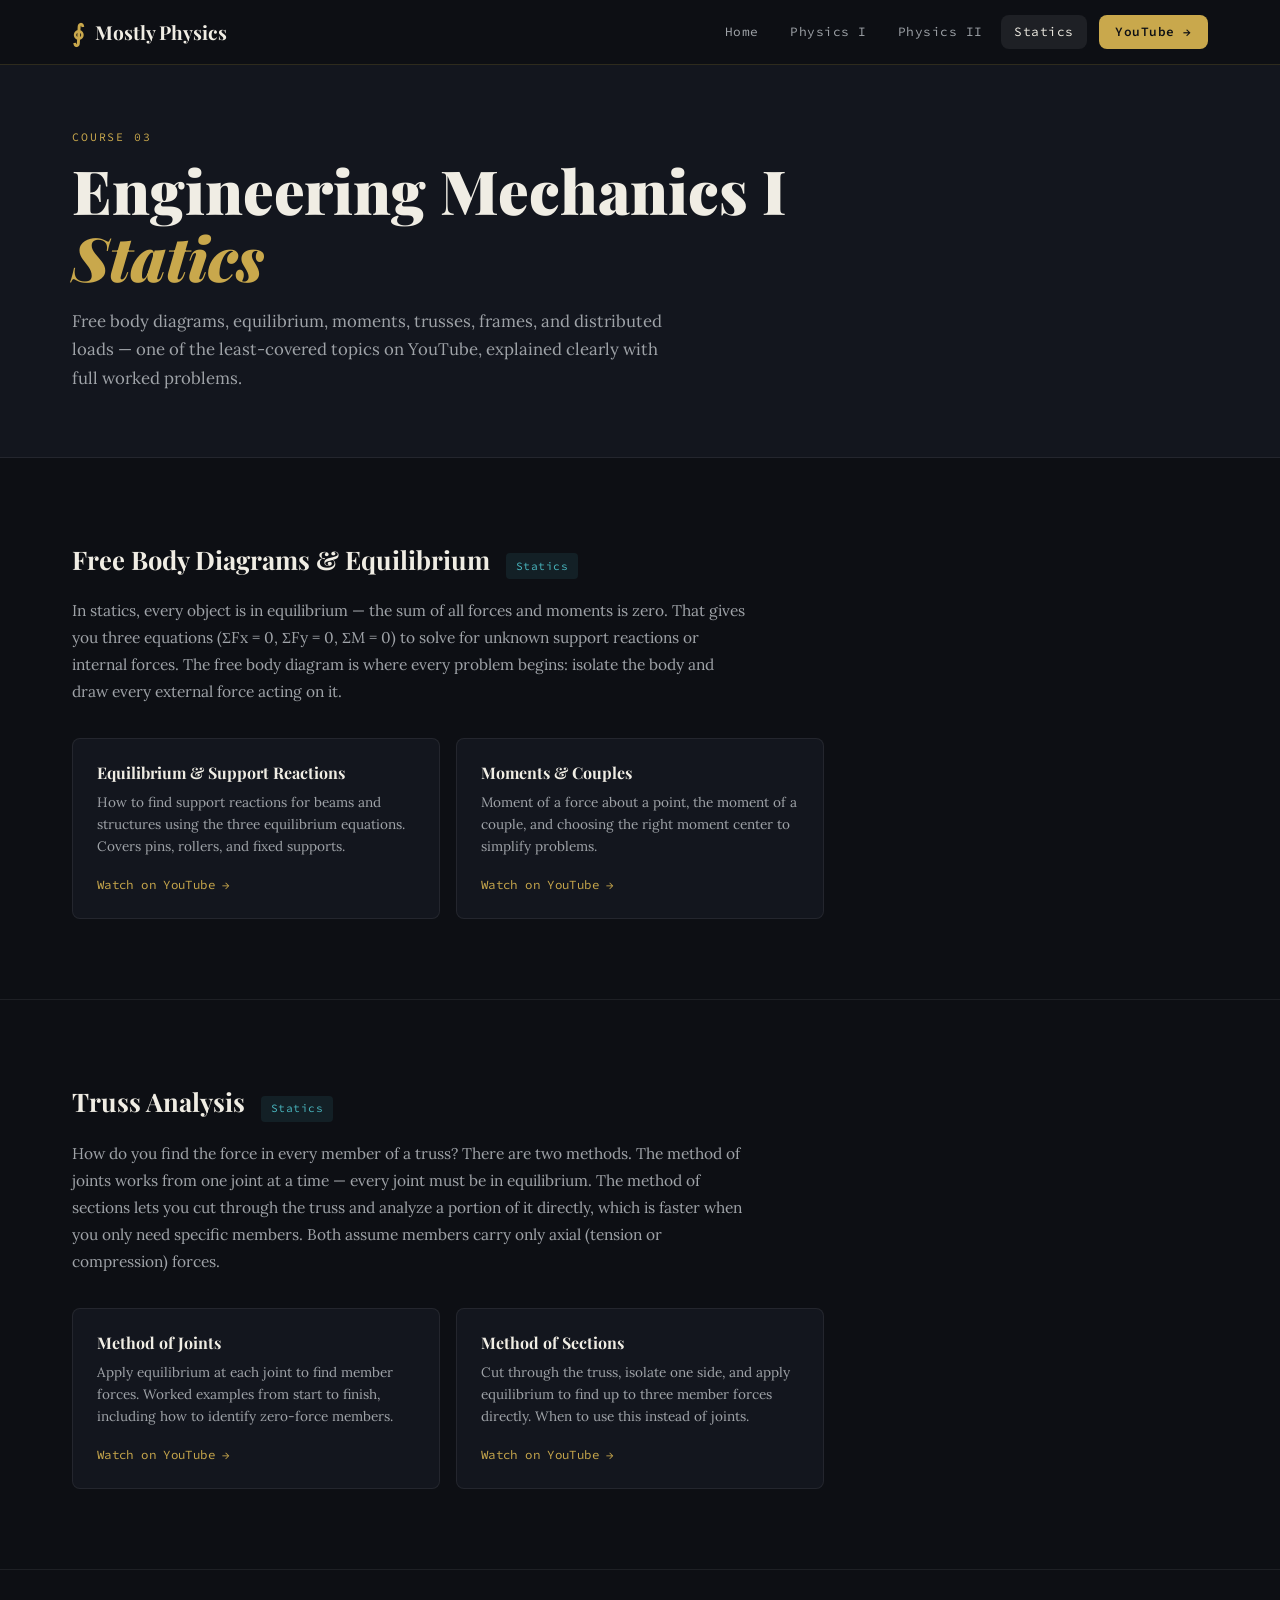
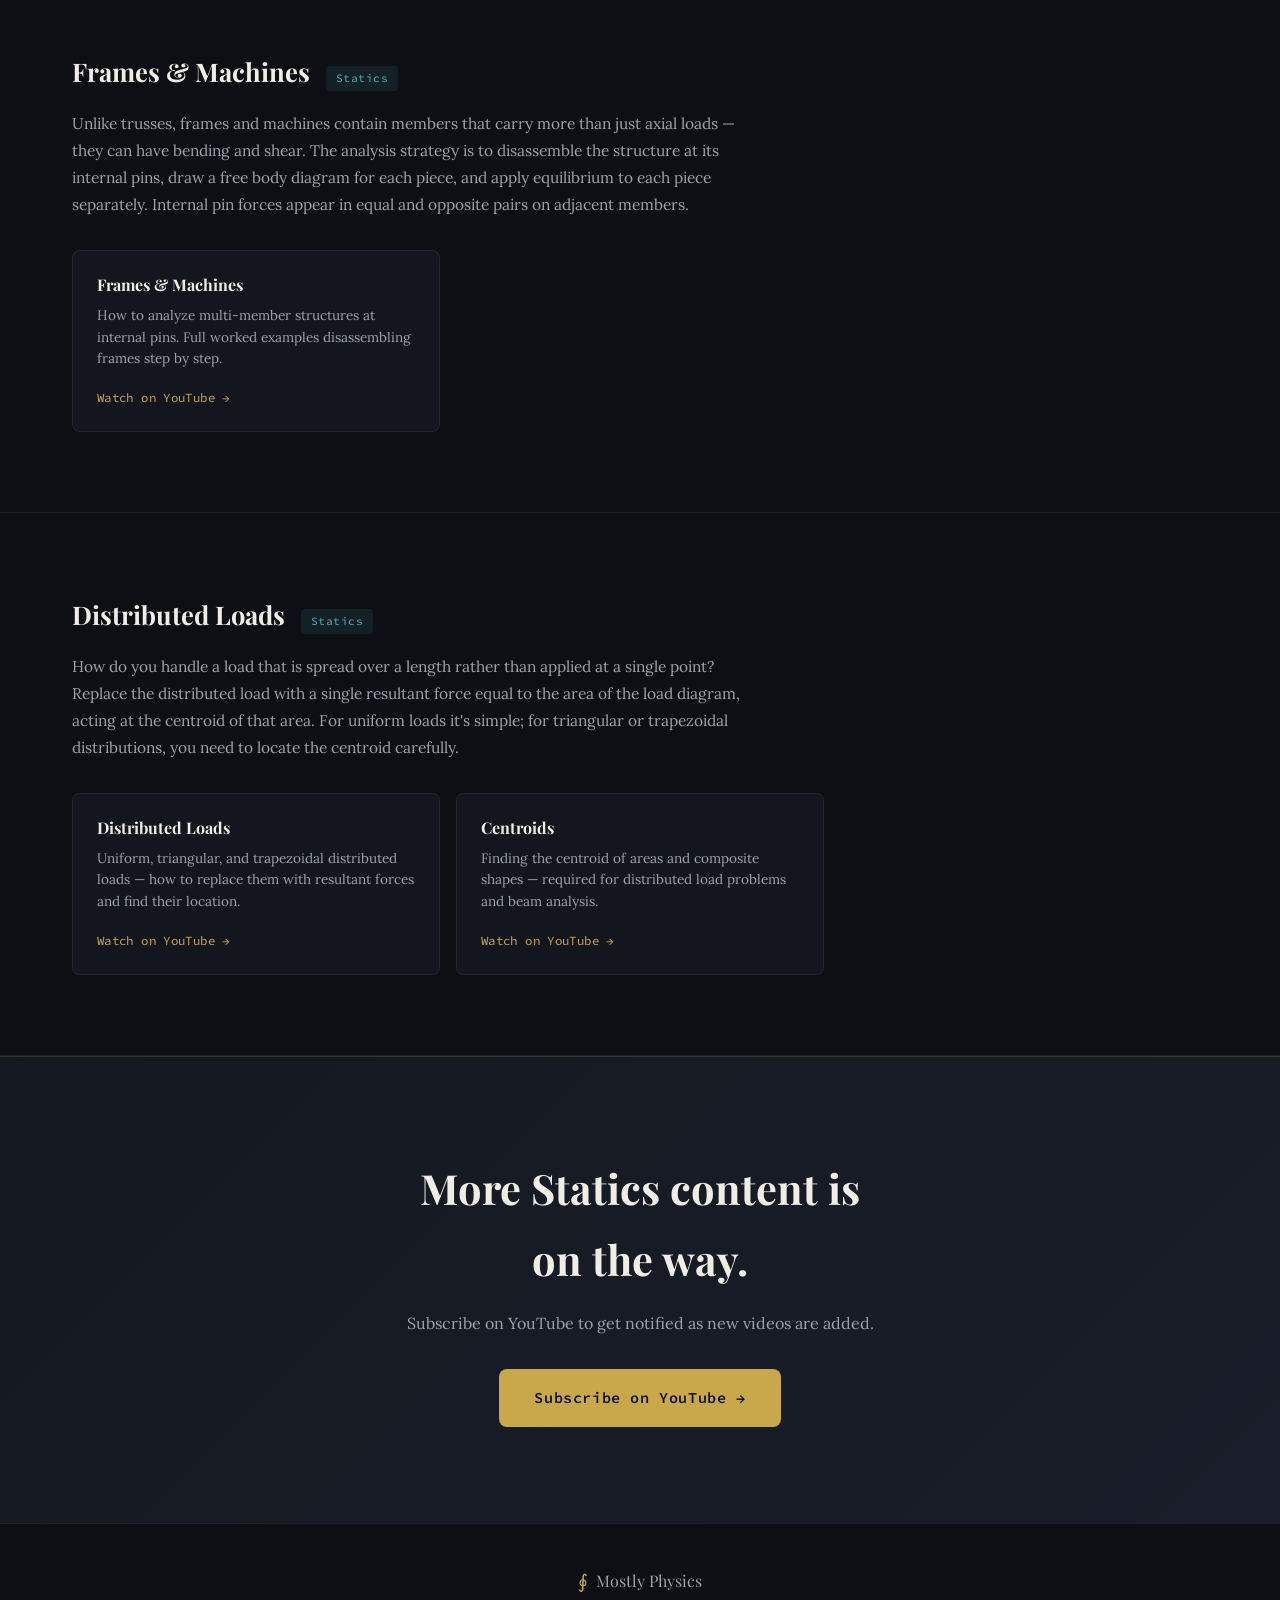
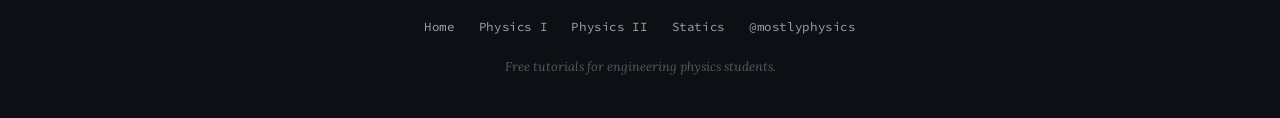
<file: statics.html>
<!DOCTYPE html>
<html lang="en">
<head>
  <meta charset="UTF-8" />
  <meta name="viewport" content="width=device-width, initial-scale=1.0" />
  <title>Engineering Mechanics — Statics Tutorials | Mostly Physics</title>
  <meta name="description" content="Free Engineering Statics tutorials covering free body diagrams, equilibrium, moments, trusses (method of joints and sections), frames, and distributed loads. Worked problems for engineering students." />
  <meta name="keywords" content="engineering statics, free body diagram, equilibrium, moment of a force, truss method of joints, method of sections, distributed loads, statics problems, engineering mechanics" />
  <link rel="preconnect" href="https://fonts.googleapis.com" />
  <link href="https://fonts.googleapis.com/css2?family=Playfair+Display:wght@400;700;900&family=Source+Code+Pro:wght@400;600&family=Lora:ital,wght@0,400;0,600;1,400&display=swap" rel="stylesheet" />
  <link rel="stylesheet" href="style.css" />
</head>
<body>

  <header>
    <nav class="nav">
      <a href="index.html" class="logo">
        <span class="logo-symbol">∮</span>
        <span class="logo-text">Mostly Physics</span>
      </a>
      <div class="nav-links">
        <a href="index.html" class="nav-link">Home</a>
        <a href="physics1.html" class="nav-link">Physics I</a>
        <a href="physics2.html" class="nav-link">Physics II</a>
        <a href="statics.html" class="nav-link active">Statics</a>
        <a href="https://www.youtube.com/channel/UCcgj89qzmieAO2hhxZ9Ziew" class="nav-cta" target="_blank">YouTube →</a>
      </div>
    </nav>
  </header>

  <section class="page-hero">
    <div class="container">
      <div class="section-label">Course 03</div>
      <h1>Engineering Mechanics I<br /><em style="color:var(--gold)">Statics</em></h1>
      <p>Free body diagrams, equilibrium, moments, trusses, frames, and distributed loads — one of the least-covered topics on YouTube, explained clearly with full worked problems.</p>
    </div>
  </section>

  <section class="topic-section">
    <div class="container">
      <div class="topic-header">
        <h2>Free Body Diagrams &amp; Equilibrium</h2>
        <span class="topic-tag">Statics</span>
      </div>
      <p class="topic-intro">In statics, every object is in equilibrium — the sum of all forces and moments is zero. That gives you three equations (ΣFx = 0, ΣFy = 0, ΣM = 0) to solve for unknown support reactions or internal forces. The free body diagram is where every problem begins: isolate the body and draw every external force acting on it.</p>
      <div class="resource-grid">
        <div class="resource-card">
          <h3>Equilibrium &amp; Support Reactions</h3>
          <p>How to find support reactions for beams and structures using the three equilibrium equations. Covers pins, rollers, and fixed supports.</p>
          <a href="https://www.youtube.com/channel/UCcgj89qzmieAO2hhxZ9Ziew" class="video-link" target="_blank">Watch on YouTube →</a>
        </div>
        <div class="resource-card">
          <h3>Moments &amp; Couples</h3>
          <p>Moment of a force about a point, the moment of a couple, and choosing the right moment center to simplify problems.</p>
          <a href="https://www.youtube.com/channel/UCcgj89qzmieAO2hhxZ9Ziew" class="video-link" target="_blank">Watch on YouTube →</a>
        </div>
      </div>
    </div>
  </section>

  <section class="topic-section">
    <div class="container">
      <div class="topic-header">
        <h2>Truss Analysis</h2>
        <span class="topic-tag">Statics</span>
      </div>
      <p class="topic-intro">How do you find the force in every member of a truss? There are two methods. The method of joints works from one joint at a time — every joint must be in equilibrium. The method of sections lets you cut through the truss and analyze a portion of it directly, which is faster when you only need specific members. Both assume members carry only axial (tension or compression) forces.</p>
      <div class="resource-grid">
        <div class="resource-card">
          <h3>Method of Joints</h3>
          <p>Apply equilibrium at each joint to find member forces. Worked examples from start to finish, including how to identify zero-force members.</p>
          <a href="https://www.youtube.com/channel/UCcgj89qzmieAO2hhxZ9Ziew" class="video-link" target="_blank">Watch on YouTube →</a>
        </div>
        <div class="resource-card">
          <h3>Method of Sections</h3>
          <p>Cut through the truss, isolate one side, and apply equilibrium to find up to three member forces directly. When to use this instead of joints.</p>
          <a href="https://www.youtube.com/channel/UCcgj89qzmieAO2hhxZ9Ziew" class="video-link" target="_blank">Watch on YouTube →</a>
        </div>
      </div>
    </div>
  </section>

  <section class="topic-section">
    <div class="container">
      <div class="topic-header">
        <h2>Frames &amp; Machines</h2>
        <span class="topic-tag">Statics</span>
      </div>
      <p class="topic-intro">Unlike trusses, frames and machines contain members that carry more than just axial loads — they can have bending and shear. The analysis strategy is to disassemble the structure at its internal pins, draw a free body diagram for each piece, and apply equilibrium to each piece separately. Internal pin forces appear in equal and opposite pairs on adjacent members.</p>
      <div class="resource-grid">
        <div class="resource-card">
          <h3>Frames &amp; Machines</h3>
          <p>How to analyze multi-member structures at internal pins. Full worked examples disassembling frames step by step.</p>
          <a href="https://www.youtube.com/channel/UCcgj89qzmieAO2hhxZ9Ziew" class="video-link" target="_blank">Watch on YouTube →</a>
        </div>
      </div>
    </div>
  </section>

  <section class="topic-section">
    <div class="container">
      <div class="topic-header">
        <h2>Distributed Loads</h2>
        <span class="topic-tag">Statics</span>
      </div>
      <p class="topic-intro">How do you handle a load that is spread over a length rather than applied at a single point? Replace the distributed load with a single resultant force equal to the area of the load diagram, acting at the centroid of that area. For uniform loads it's simple; for triangular or trapezoidal distributions, you need to locate the centroid carefully.</p>
      <div class="resource-grid">
        <div class="resource-card">
          <h3>Distributed Loads</h3>
          <p>Uniform, triangular, and trapezoidal distributed loads — how to replace them with resultant forces and find their location.</p>
          <a href="https://www.youtube.com/channel/UCcgj89qzmieAO2hhxZ9Ziew" class="video-link" target="_blank">Watch on YouTube →</a>
        </div>
        <div class="resource-card">
          <h3>Centroids</h3>
          <p>Finding the centroid of areas and composite shapes — required for distributed load problems and beam analysis.</p>
          <a href="https://www.youtube.com/channel/UCcgj89qzmieAO2hhxZ9Ziew" class="video-link" target="_blank">Watch on YouTube →</a>
        </div>
      </div>
    </div>
  </section>

  <section class="cta-section">
    <div class="container cta-inner">
      <h2>More Statics content is on the way.</h2>
      <p>Subscribe on YouTube to get notified as new videos are added.</p>
      <a href="https://www.youtube.com/channel/UCcgj89qzmieAO2hhxZ9Ziew" class="btn-primary large" target="_blank">Subscribe on YouTube →</a>
    </div>
  </section>

  <footer>
    <div class="container footer-inner">
      <div class="footer-brand">
        <span class="logo-symbol">∮</span>
        <span>Mostly Physics</span>
      </div>
      <div class="footer-links">
        <a href="index.html">Home</a>
        <a href="physics1.html">Physics I</a>
        <a href="physics2.html">Physics II</a>
        <a href="statics.html">Statics</a>
        <a href="https://www.youtube.com/@mostlyphysics" target="_blank">@mostlyphysics</a>
      </div>
      <p class="footer-note">Free tutorials for engineering physics students.</p>
    </div>
  </footer>

</body>
</html>
</file>
<file: style.css>
/* ─── RESET & BASE ──────────────────────────────────────────────── */
*, *::before, *::after { box-sizing: border-box; margin: 0; padding: 0; }

:root {
  --bg:        #0d0f14;
  --bg2:       #13161e;
  --bg3:       #1a1e28;
  --chalk:     #f0ede4;
  --chalk-dim: #9fa3a8;
  --gold:      #c9a84c;
  --gold-lt:   #e8c97a;
  --teal:      #4ab8c1;
  --red:       #d94f3d;
  --border:    rgba(201,168,76,0.18);
  --border2:   rgba(255,255,255,0.07);
  --font-disp: 'Playfair Display', Georgia, serif;
  --font-body: 'Lora', Georgia, serif;
  --font-mono: 'Source Code Pro', monospace;
  --r:         8px;
  --transition: 0.25s ease;
}

html { scroll-behavior: smooth; }

body {
  background: var(--bg);
  color: var(--chalk);
  font-family: var(--font-body);
  font-size: 17px;
  line-height: 1.7;
  overflow-x: hidden;
}

a { color: inherit; text-decoration: none; }
img { max-width: 100%; }

/* ─── NAV ───────────────────────────────────────────────────────── */
header {
  position: fixed;
  top: 0; left: 0; right: 0;
  z-index: 100;
  background: rgba(13,15,20,0.88);
  backdrop-filter: blur(12px);
  border-bottom: 1px solid var(--border);
}

.nav {
  max-width: 1200px;
  margin: 0 auto;
  padding: 0 2rem;
  height: 64px;
  display: flex;
  align-items: center;
  justify-content: space-between;
}

.logo {
  display: flex;
  align-items: center;
  gap: 0.6rem;
  font-family: var(--font-disp);
  font-size: 1.2rem;
  font-weight: 700;
  color: var(--chalk);
  transition: color var(--transition);
}
.logo:hover { color: var(--gold); }
.logo-symbol {
  font-size: 1.5rem;
  color: var(--gold);
}

.nav-links {
  display: flex;
  align-items: center;
  gap: 0.25rem;
}

.nav-link {
  padding: 0.4rem 0.85rem;
  font-family: var(--font-mono);
  font-size: 0.8rem;
  letter-spacing: 0.04em;
  color: var(--chalk-dim);
  border-radius: var(--r);
  transition: color var(--transition), background var(--transition);
}
.nav-link:hover, .nav-link.active {
  color: var(--chalk);
  background: var(--border2);
}

.nav-cta {
  margin-left: 0.5rem;
  padding: 0.4rem 1rem;
  background: var(--gold);
  color: var(--bg);
  font-family: var(--font-mono);
  font-size: 0.8rem;
  font-weight: 600;
  letter-spacing: 0.04em;
  border-radius: var(--r);
  transition: background var(--transition), transform var(--transition);
}
.nav-cta:hover { background: var(--gold-lt); transform: translateY(-1px); }

/* ─── HERO ──────────────────────────────────────────────────────── */
.hero {
  position: relative;
  min-height: 100vh;
  display: flex;
  align-items: center;
  padding-top: 64px;
  overflow: hidden;
}

.hero-bg {
  position: absolute;
  inset: 0;
  pointer-events: none;
}

.grid-overlay {
  position: absolute;
  inset: 0;
  background-image:
    linear-gradient(rgba(201,168,76,0.04) 1px, transparent 1px),
    linear-gradient(90deg, rgba(201,168,76,0.04) 1px, transparent 1px);
  background-size: 60px 60px;
}

/* Floating equations */
.equation {
  position: absolute;
  font-family: var(--font-mono);
  color: rgba(201,168,76,0.12);
  font-size: clamp(1.2rem, 3vw, 2.5rem);
  font-weight: 600;
  animation: float 8s ease-in-out infinite;
  user-select: none;
}
.eq1 { top: 15%; left: 5%;  animation-delay: 0s; }
.eq2 { top: 25%; right: 6%; animation-delay: 1.5s; font-size: clamp(0.9rem, 2vw, 1.6rem); }
.eq3 { bottom: 30%; left: 8%; animation-delay: 3s; }
.eq4 { top: 60%; right: 10%; animation-delay: 2s; font-size: clamp(1rem, 2.2vw, 1.8rem); }
.eq5 { bottom: 18%; right: 20%; animation-delay: 4s; font-size: clamp(0.9rem, 1.8vw, 1.5rem); }

@keyframes float {
  0%, 100% { transform: translateY(0px); }
  50% { transform: translateY(-14px); }
}

/* Radial glow behind hero content */
.hero::before {
  content: '';
  position: absolute;
  top: 40%; left: 50%;
  transform: translate(-50%, -50%);
  width: 700px; height: 500px;
  background: radial-gradient(ellipse, rgba(201,168,76,0.07) 0%, transparent 70%);
  pointer-events: none;
}

.hero-content {
  position: relative;
  z-index: 1;
  max-width: 1200px;
  margin: 0 auto;
  padding: 4rem 2rem;
  max-width: 720px;
  margin-left: 8vw;
}

.hero-eyebrow {
  font-family: var(--font-mono);
  font-size: 0.78rem;
  letter-spacing: 0.14em;
  text-transform: uppercase;
  color: var(--gold);
  margin-bottom: 1.2rem;
  opacity: 0;
  animation: fadeUp 0.7s 0.2s forwards;
}

.hero-title {
  font-family: var(--font-disp);
  font-size: clamp(2.8rem, 6vw, 5rem);
  font-weight: 900;
  line-height: 1.08;
  color: var(--chalk);
  margin-bottom: 1.5rem;
  opacity: 0;
  animation: fadeUp 0.7s 0.35s forwards;
}
.hero-title em {
  font-style: italic;
  color: var(--gold);
}

.hero-sub {
  font-size: 1.1rem;
  color: var(--chalk-dim);
  max-width: 560px;
  margin-bottom: 2.5rem;
  opacity: 0;
  animation: fadeUp 0.7s 0.5s forwards;
}

.hero-actions {
  display: flex;
  gap: 1rem;
  flex-wrap: wrap;
  margin-bottom: 3rem;
  opacity: 0;
  animation: fadeUp 0.7s 0.65s forwards;
}

.hero-stats {
  display: flex;
  align-items: center;
  gap: 1.5rem;
  opacity: 0;
  animation: fadeUp 0.7s 0.8s forwards;
}

.stat { text-align: center; }
.stat-num {
  display: block;
  font-family: var(--font-disp);
  font-size: 1.6rem;
  font-weight: 700;
  color: var(--gold);
}
.stat-label {
  font-family: var(--font-mono);
  font-size: 0.7rem;
  letter-spacing: 0.1em;
  text-transform: uppercase;
  color: var(--chalk-dim);
}
.stat-divider {
  width: 1px;
  height: 36px;
  background: var(--border);
}

/* ─── BUTTONS ───────────────────────────────────────────────────── */
.btn-primary {
  display: inline-block;
  padding: 0.75rem 1.75rem;
  background: var(--gold);
  color: var(--bg);
  font-family: var(--font-mono);
  font-size: 0.85rem;
  font-weight: 600;
  letter-spacing: 0.04em;
  border-radius: var(--r);
  transition: background var(--transition), transform var(--transition), box-shadow var(--transition);
}
.btn-primary:hover {
  background: var(--gold-lt);
  transform: translateY(-2px);
  box-shadow: 0 8px 30px rgba(201,168,76,0.25);
}
.btn-primary.large { padding: 1rem 2.2rem; font-size: 0.95rem; }

.btn-ghost {
  display: inline-block;
  padding: 0.75rem 1.75rem;
  border: 1px solid var(--border);
  color: var(--chalk-dim);
  font-family: var(--font-mono);
  font-size: 0.85rem;
  letter-spacing: 0.04em;
  border-radius: var(--r);
  transition: border-color var(--transition), color var(--transition);
}
.btn-ghost:hover { border-color: var(--gold); color: var(--chalk); }

/* ─── SHARED SECTION STYLES ─────────────────────────────────────── */
.container {
  max-width: 1200px;
  margin: 0 auto;
  padding: 0 2rem;
}

.section-label {
  font-family: var(--font-mono);
  font-size: 0.72rem;
  letter-spacing: 0.16em;
  text-transform: uppercase;
  color: var(--gold);
  margin-bottom: 0.75rem;
}

.section-title {
  font-family: var(--font-disp);
  font-size: clamp(2rem, 4vw, 3rem);
  font-weight: 700;
  color: var(--chalk);
  line-height: 1.15;
  margin-bottom: 3rem;
}

/* ─── COURSES ───────────────────────────────────────────────────── */
.courses {
  padding: 6rem 0;
  background: var(--bg2);
  border-top: 1px solid var(--border2);
  border-bottom: 1px solid var(--border2);
}

.course-grid {
  display: grid;
  grid-template-columns: repeat(3, 1fr);
  gap: 1.5rem;
}

.course-card {
  display: block;
  background: var(--bg3);
  border: 1px solid var(--border2);
  border-radius: 12px;
  padding: 2rem;
  transition: border-color var(--transition), transform var(--transition), box-shadow var(--transition);
  position: relative;
  overflow: hidden;
}
.course-card::before {
  content: '';
  position: absolute;
  top: 0; left: 0; right: 0;
  height: 2px;
  background: linear-gradient(90deg, var(--gold), var(--teal));
  opacity: 0;
  transition: opacity var(--transition);
}
.course-card:hover {
  border-color: var(--border);
  transform: translateY(-4px);
  box-shadow: 0 16px 40px rgba(0,0,0,0.4);
}
.course-card:hover::before { opacity: 1; }

.course-num {
  font-family: var(--font-mono);
  font-size: 0.7rem;
  letter-spacing: 0.1em;
  color: var(--chalk-dim);
  margin-bottom: 0.75rem;
}
.course-icon {
  font-size: 2rem;
  margin-bottom: 1rem;
}
.course-card h3 {
  font-family: var(--font-disp);
  font-size: 1.25rem;
  font-weight: 700;
  color: var(--chalk);
  margin-bottom: 0.75rem;
}
.course-card p {
  font-size: 0.92rem;
  color: var(--chalk-dim);
  line-height: 1.6;
  margin-bottom: 1.25rem;
}
.course-topics {
  display: flex;
  flex-wrap: wrap;
  gap: 0.4rem;
  margin-bottom: 1.5rem;
}
.course-topics span {
  font-family: var(--font-mono);
  font-size: 0.68rem;
  padding: 0.2rem 0.6rem;
  background: rgba(201,168,76,0.1);
  color: var(--gold);
  border-radius: 4px;
  letter-spacing: 0.03em;
}
.course-arrow {
  font-family: var(--font-mono);
  font-size: 1rem;
  color: var(--gold);
  opacity: 0;
  transform: translateX(-6px);
  transition: opacity var(--transition), transform var(--transition);
}
.course-card:hover .course-arrow { opacity: 1; transform: translateX(0); }

/* ─── FEATURED VIDEOS ───────────────────────────────────────────── */
.featured {
  padding: 6rem 0;
}

.video-grid {
  display: grid;
  grid-template-columns: 1fr 1fr;
  grid-template-rows: auto auto;
  gap: 1.5rem;
}

.video-card {
  background: var(--bg2);
  border: 1px solid var(--border2);
  border-radius: 12px;
  overflow: hidden;
  transition: border-color var(--transition), transform var(--transition);
}
.video-card:hover {
  border-color: var(--border);
  transform: translateY(-3px);
}

.featured-card {
  grid-column: 1 / 2;
  grid-row: 1 / 3;
  display: flex;
  flex-direction: column;
}
.featured-card .video-thumb { flex-shrink: 0; }

.video-thumb {
  position: relative;
  background: var(--bg3);
  aspect-ratio: 16/9;
  overflow: hidden;
}
.video-thumb.small { aspect-ratio: 16/7; }

.thumb-bg {
  position: absolute;
  inset: 0;
  background: linear-gradient(135deg, #1a2035 0%, #0d1220 100%);
  display: flex;
  flex-direction: column;
  align-items: center;
  justify-content: center;
  gap: 0.75rem;
  border-bottom: 1px solid var(--border2);
}

.thumb-play {
  width: 52px; height: 52px;
  background: var(--gold);
  color: var(--bg);
  border-radius: 50%;
  display: flex;
  align-items: center;
  justify-content: center;
  font-size: 1.1rem;
  padding-left: 3px;
  transition: transform var(--transition), background var(--transition);
}
.video-card:hover .thumb-play { transform: scale(1.1); background: var(--gold-lt); }

.thumb-title {
  font-family: var(--font-disp);
  font-size: 0.9rem;
  font-weight: 700;
  color: var(--chalk);
  text-align: center;
  padding: 0 1rem;
  opacity: 0.8;
}

.thumb-link { position: absolute; inset: 0; display: flex; align-items: center; justify-content: center; flex-direction: column; gap: 0.75rem; }

.video-info {
  padding: 1.5rem;
  flex: 1;
  display: flex;
  flex-direction: column;
}

.video-badge {
  display: inline-block;
  font-family: var(--font-mono);
  font-size: 0.65rem;
  letter-spacing: 0.1em;
  text-transform: uppercase;
  padding: 0.2rem 0.6rem;
  background: rgba(201,168,76,0.15);
  color: var(--gold);
  border-radius: 4px;
  margin-bottom: 0.75rem;
}

.video-info h3 {
  font-family: var(--font-disp);
  font-size: 1.15rem;
  font-weight: 700;
  color: var(--chalk);
  margin-bottom: 0.6rem;
}
.featured-card .video-info h3 { font-size: 1.4rem; }

.video-info p {
  font-size: 0.9rem;
  color: var(--chalk-dim);
  line-height: 1.65;
  margin-bottom: 1rem;
  flex: 1;
}

.video-meta {
  display: flex;
  gap: 1rem;
  font-family: var(--font-mono);
  font-size: 0.72rem;
  color: var(--chalk-dim);
  margin-bottom: 1rem;
}
.video-meta span::before { content: '· '; }
.video-meta span:first-child::before { content: ''; }

.video-link {
  font-family: var(--font-mono);
  font-size: 0.8rem;
  color: var(--gold);
  letter-spacing: 0.03em;
  transition: color var(--transition);
}
.video-link:hover { color: var(--gold-lt); }

/* Small video cards layout */
.video-grid .video-card:not(.featured-card) {
  display: grid;
  grid-template-columns: 220px 1fr;
  grid-column: 2 / 3;
}
.video-grid .video-card:not(.featured-card) .video-thumb {
  aspect-ratio: auto;
  height: 100%;
  min-height: 120px;
}

/* ─── ABOUT / CHALKBOARD ────────────────────────────────────────── */
.about {
  padding: 6rem 0;
  background: var(--bg2);
  border-top: 1px solid var(--border2);
  border-bottom: 1px solid var(--border2);
}

.about-inner {
  display: grid;
  grid-template-columns: 1fr 1fr;
  gap: 5rem;
  align-items: center;
}

.about-text h2 {
  font-family: var(--font-disp);
  font-size: clamp(1.6rem, 3vw, 2.4rem);
  font-weight: 700;
  line-height: 1.2;
  color: var(--chalk);
  margin-bottom: 1.25rem;
}
.about-text p {
  font-size: 0.97rem;
  color: var(--chalk-dim);
  margin-bottom: 1rem;
  line-height: 1.75;
}
.about-text .btn-primary { margin-top: 1rem; }

.chalkboard {
  background: #1e2a1a;
  border: 3px solid #2d3d28;
  border-radius: 10px;
  padding: 2.5rem;
  box-shadow: inset 0 0 60px rgba(0,0,0,0.4), 0 20px 60px rgba(0,0,0,0.5);
  position: relative;
  font-family: var(--font-mono);
}

.chalkboard::before {
  content: '';
  position: absolute;
  inset: 4px;
  border: 1px solid rgba(255,255,255,0.04);
  border-radius: 6px;
  pointer-events: none;
}

.chalk-line {
  color: rgba(240,237,228,0.88);
  font-size: 1.6rem;
  font-weight: 600;
  margin-bottom: 0.4rem;
  text-shadow: 0 0 8px rgba(240,237,228,0.2);
  letter-spacing: 0.03em;
}
.chalk-line.small { font-size: 1rem; color: rgba(240,237,228,0.7); }

.chalk-divider {
  height: 1px;
  background: rgba(240,237,228,0.15);
  margin: 1rem 0;
}

.chalk-annotation {
  font-size: 0.78rem;
  color: var(--teal);
  opacity: 0.75;
  font-style: italic;
  margin-top: 0.5rem;
}

/* ─── FAQ ───────────────────────────────────────────────────────── */
.faq {
  padding: 6rem 0;
}

.faq-grid {
  display: grid;
  grid-template-columns: 1fr 1fr;
  gap: 2rem;
}

.faq-item {
  background: var(--bg2);
  border: 1px solid var(--border2);
  border-radius: 12px;
  padding: 1.75rem;
  transition: border-color var(--transition);
}
.faq-item:hover { border-color: var(--border); }

.faq-item h3 {
  font-family: var(--font-disp);
  font-size: 1.05rem;
  font-weight: 700;
  color: var(--chalk);
  margin-bottom: 0.75rem;
  line-height: 1.3;
}
.faq-item p {
  font-size: 0.9rem;
  color: var(--chalk-dim);
  line-height: 1.7;
}
.faq-item a {
  color: var(--gold);
  text-decoration: underline;
  text-underline-offset: 2px;
}
.faq-item a:hover { color: var(--gold-lt); }

/* ─── CTA SECTION ───────────────────────────────────────────────── */
.cta-section {
  padding: 6rem 0;
  background: linear-gradient(135deg, #141820 0%, #1a1e2a 100%);
  border-top: 1px solid var(--border);
  text-align: center;
}

.cta-inner {
  max-width: 560px;
}

.cta-section h2 {
  font-family: var(--font-disp);
  font-size: clamp(1.8rem, 3.5vw, 2.6rem);
  font-weight: 700;
  color: var(--chalk);
  margin-bottom: 1rem;
}
.cta-section p {
  color: var(--chalk-dim);
  margin-bottom: 2rem;
  font-size: 1rem;
}

/* ─── FOOTER ────────────────────────────────────────────────────── */
footer {
  background: var(--bg);
  border-top: 1px solid var(--border2);
  padding: 2.5rem 0;
}

.footer-inner {
  display: flex;
  flex-direction: column;
  align-items: center;
  gap: 1.2rem;
  text-align: center;
}

.footer-brand {
  display: flex;
  align-items: center;
  gap: 0.5rem;
  font-family: var(--font-disp);
  font-size: 1rem;
  color: var(--chalk-dim);
}
.footer-brand .logo-symbol { color: var(--gold); font-size: 1.2rem; }

.footer-links {
  display: flex;
  gap: 1.5rem;
  flex-wrap: wrap;
  justify-content: center;
}
.footer-links a {
  font-family: var(--font-mono);
  font-size: 0.78rem;
  color: var(--chalk-dim);
  letter-spacing: 0.05em;
  transition: color var(--transition);
}
.footer-links a:hover { color: var(--gold); }

.footer-note {
  font-size: 0.8rem;
  color: rgba(159,163,168,0.5);
  font-style: italic;
}

/* ─── TOPIC PAGE SHARED ─────────────────────────────────────────── */
.page-hero {
  padding: 8rem 0 4rem;
  border-bottom: 1px solid var(--border2);
  background: var(--bg2);
}

.page-hero .section-label { margin-bottom: 0.6rem; }
.page-hero h1 {
  font-family: var(--font-disp);
  font-size: clamp(2.2rem, 5vw, 3.8rem);
  font-weight: 900;
  color: var(--chalk);
  line-height: 1.1;
  margin-bottom: 1rem;
}
.page-hero p {
  font-size: 1.05rem;
  color: var(--chalk-dim);
  max-width: 600px;
  line-height: 1.7;
}

.topic-section {
  padding: 5rem 0;
  border-bottom: 1px solid var(--border2);
}
.topic-section:last-of-type { border-bottom: none; }

.topic-header {
  display: flex;
  align-items: baseline;
  gap: 1rem;
  margin-bottom: 1rem;
}
.topic-header h2 {
  font-family: var(--font-disp);
  font-size: 1.6rem;
  font-weight: 700;
  color: var(--chalk);
}
.topic-tag {
  font-family: var(--font-mono);
  font-size: 0.7rem;
  padding: 0.2rem 0.6rem;
  background: rgba(74,184,193,0.1);
  color: var(--teal);
  border-radius: 4px;
  letter-spacing: 0.05em;
}

.topic-intro {
  color: var(--chalk-dim);
  font-size: 0.97rem;
  max-width: 680px;
  margin-bottom: 2rem;
  line-height: 1.75;
}

.resource-grid {
  display: grid;
  grid-template-columns: repeat(auto-fill, minmax(280px, 1fr));
  gap: 1rem;
}

.resource-card {
  background: var(--bg2);
  border: 1px solid var(--border2);
  border-radius: var(--r);
  padding: 1.25rem 1.5rem;
  transition: border-color var(--transition), transform var(--transition);
}
.resource-card:hover {
  border-color: var(--border);
  transform: translateY(-2px);
}
.resource-card h3 {
  font-family: var(--font-disp);
  font-size: 1rem;
  font-weight: 700;
  color: var(--chalk);
  margin-bottom: 0.4rem;
}
.resource-card p {
  font-size: 0.85rem;
  color: var(--chalk-dim);
  margin-bottom: 0.75rem;
  line-height: 1.6;
}
.resource-card .video-link { font-size: 0.78rem; }

/* ─── ANIMATIONS ────────────────────────────────────────────────── */
@keyframes fadeUp {
  from { opacity: 0; transform: translateY(20px); }
  to   { opacity: 1; transform: translateY(0); }
}

/* ─── RESPONSIVE ────────────────────────────────────────────────── */
@media (max-width: 900px) {
  .course-grid { grid-template-columns: 1fr; }
  .about-inner { grid-template-columns: 1fr; gap: 3rem; }
  .faq-grid { grid-template-columns: 1fr; }
  .video-grid { grid-template-columns: 1fr; }
  .featured-card { grid-column: auto; grid-row: auto; }
  .video-grid .video-card:not(.featured-card) { grid-template-columns: 1fr; }
  .hero-content { margin-left: 0; padding: 3rem 1.5rem; }
  .nav-links .nav-link { display: none; }
}

@media (max-width: 600px) {
  .nav-links .nav-cta { display: flex; }
  .hero-stats { gap: 1rem; }
  .stat-num { font-size: 1.2rem; }
}
</file>
